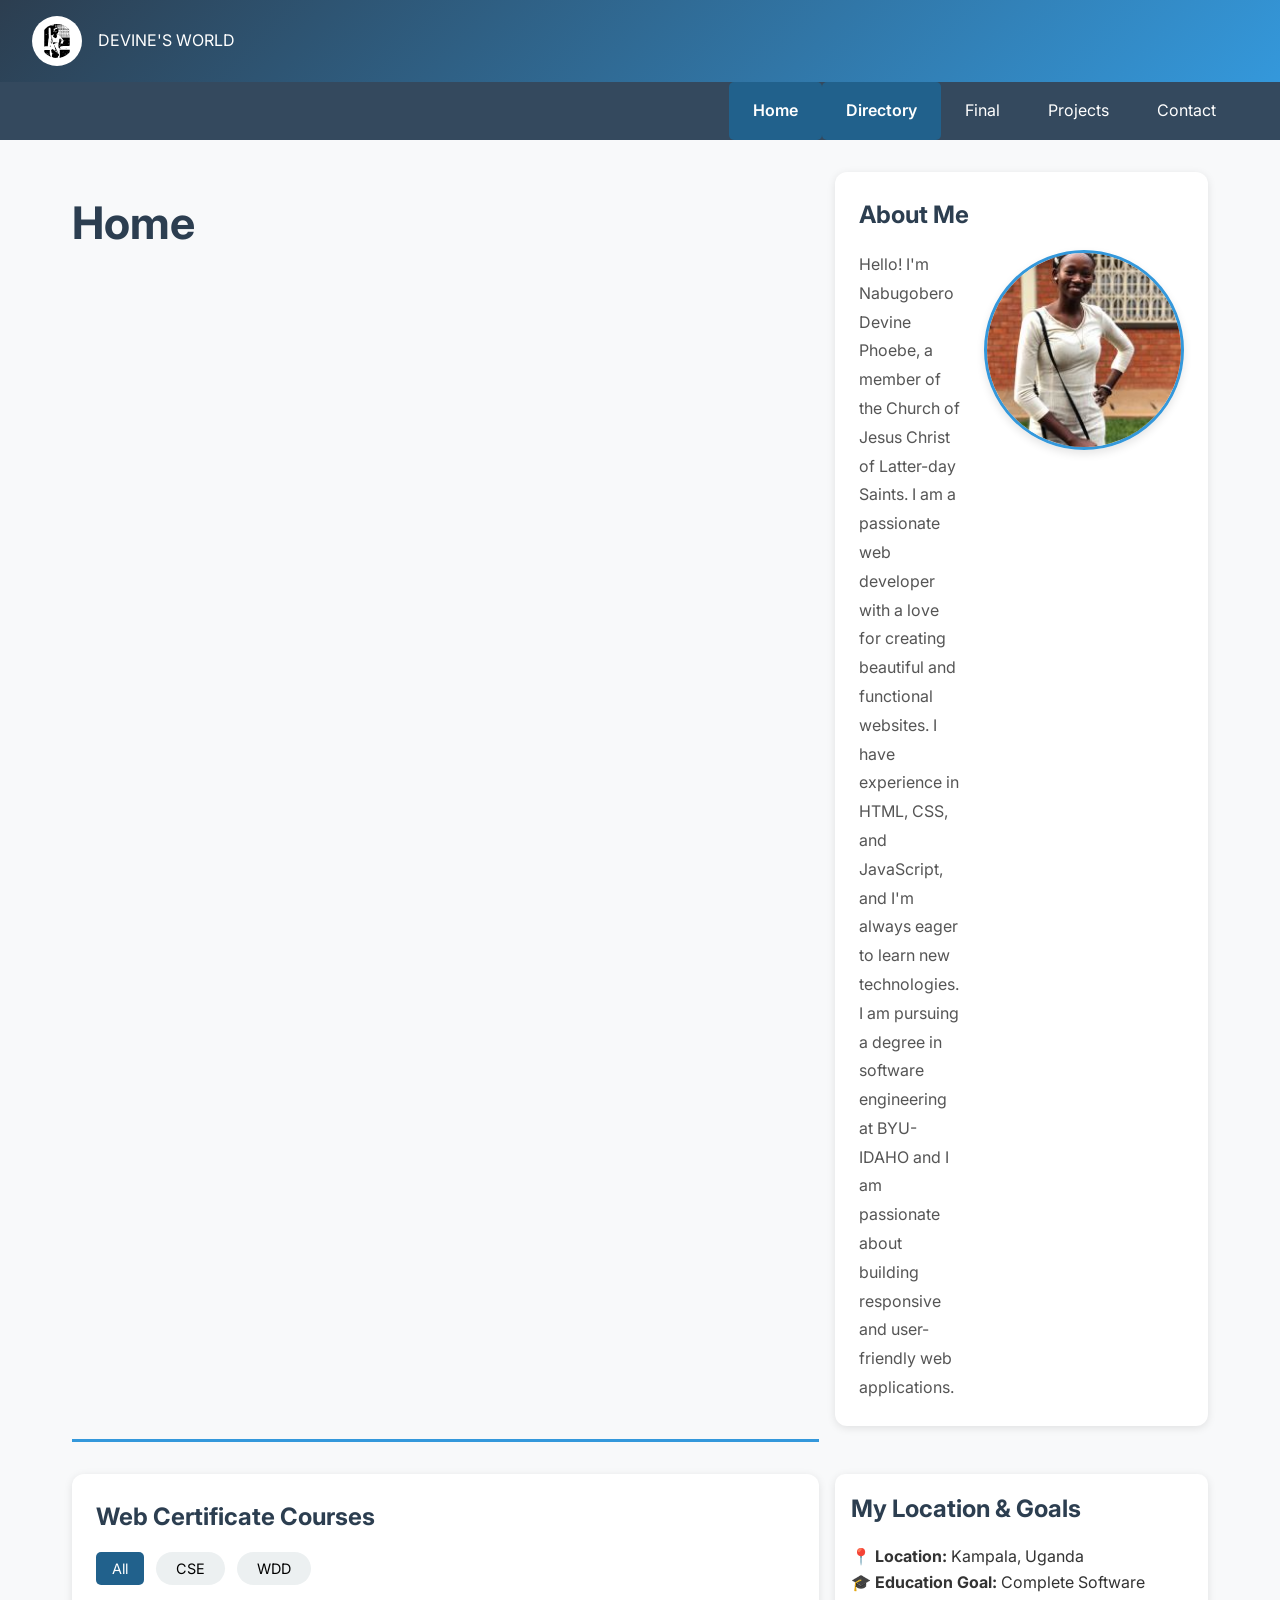
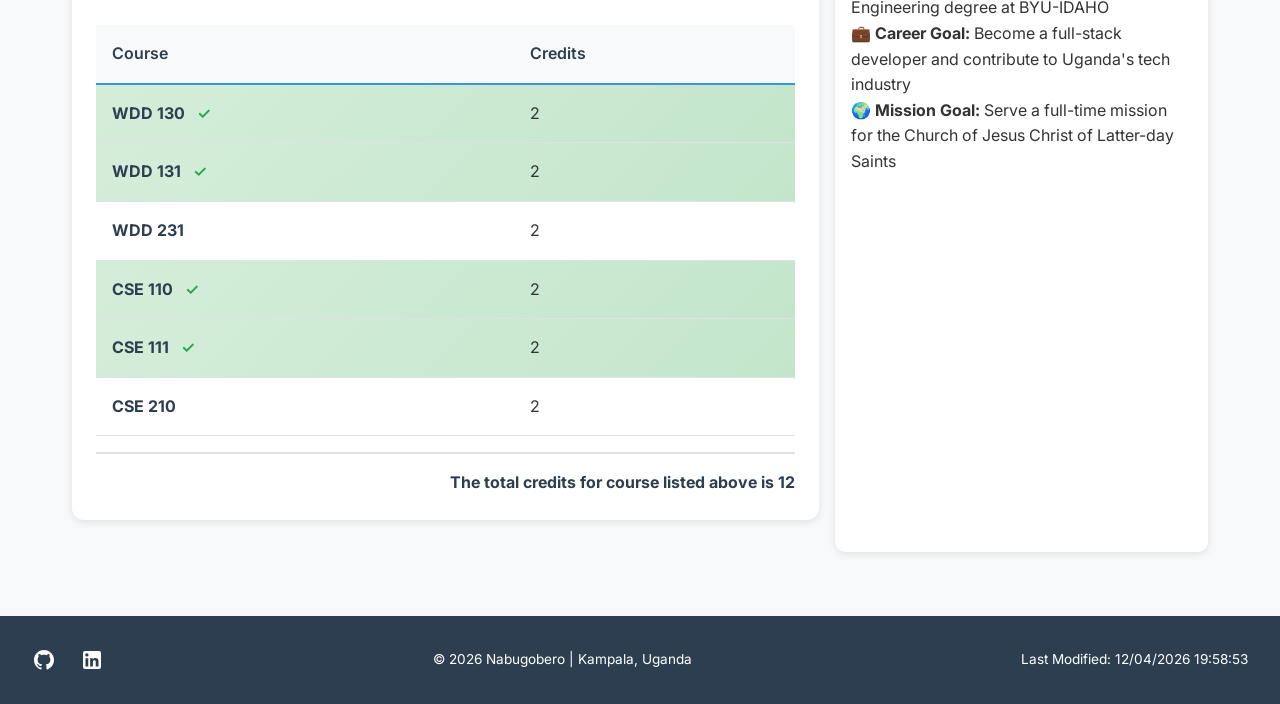
<file: index.html>
<!DOCTYPE html>
<html lang="en">

<head>
    <meta charset="UTF-8">
    <meta name="viewport" content="width=device-width, initial-scale=1.0">
    <meta name="description"
        content="WDD 231 - Web Frontend Development I course home page featuring student portfolio and web development certificates">
    <meta name="author" content="Nabugobero Devine Phoebe">
    <title>WDD 231 | Course Home Page</title>

    <!-- Google Fonts with required preconnect links -->
    <link rel="preconnect" href="https://fonts.googleapis.com">
    <link rel="preconnect" href="https://fonts.gstatic.com" crossorigin>
    <link href="https://fonts.googleapis.com/css2?family=Inter:wght@300;400;500;600;700&display=swap" rel="stylesheet">

    <!-- CSS Files -->
    <link rel="stylesheet" href="styles/small.css">
    <link rel="stylesheet" href="styles/large.css">

    <!-- JavaScript Files -->
    <script src="scripts/navigation.js" defer></script>
    <script src="scripts/dates.js" defer></script>
    <script src="scripts/courses.js" defer></script>
</head>

<body>
    <header>
        <div class="logo-container">
            <img src="images/devine.svg" alt="Devine's World brand logo" class="logo">
            <span class="site-name">DEVINE'S WORLD</span>
        </div>
        <button class="hamburger" id="hamburger" aria-label="Toggle navigation">☰</button>
    </header>

    <nav class="nav-menu" id="nav-menu">
        <ul>
            <li><a href="index.html" class="active">Home</a></li>
            <li><a href="directory.html" class="active">Directory</a></li>
            <li><a href="#">Final</a></li>
            <li><a href="#">Projects</a></li>
            <li><a href="#">Contact</a></li>
        </ul>
    </nav>

    <main>
        <h1>Home</h1>

        <!-- SECTION 1: About Me -->
        <section class="about-section">
            <h2>About Me</h2>
            <div class="about-content">
                <div class="about-text">
                    <p>Hello! I'm Nabugobero Devine Phoebe, a member of the Church of Jesus Christ of Latter-day Saints.
                        I am a passionate web developer with a love for creating beautiful and functional websites. I
                        have experience in HTML, CSS, and JavaScript, and I'm always eager to learn new technologies. I
                        am pursuing a degree in software engineering at BYU-IDAHO and I am passionate about building
                        responsive and user-friendly web applications.</p>
                </div>
                <div class="student-photo-container">
                    <img src="images/devine.jpg" alt="Nabugobero Devine Phoebe, web development student"
                        class="student-photo">
                </div>
            </div>
        </section>

        <!-- SECTION 2: Web Certificate Courses -->
        <section class="courses-section">
            <h2>Web Certificate Courses</h2>

            <div class="filter-buttons">
                <button class="filter-btn active" data-filter="all">All</button>
                <button class="filter-btn" data-filter="CSE">CSE</button>
                <button class="filter-btn" data-filter="WDD">WDD</button>
            </div>

            <div class="courses-table-container">
                <table class="courses-table">
                    <thead>
                        <tr>
                            <th>Course</th>
                            <th>Credits</th>
                        </tr>
                    </thead>
                    <tbody id="courses-table-body">
                        <tr>
                            <td>WDD 130</td>
                            <td>2</td>
                        </tr>
                        <tr>
                            <td>WDD 131</td>
                            <td>2</td>
                        </tr>
                        <tr>
                            <td>WDD 231</td>
                            <td>2</td>
                        </tr>
                    </tbody>
                </table>
            </div>

            <div class="total-credits" id="total-credits">
                The total credits for course listed above is 6
            </div>
        </section>

        <!-- SECTION 3: My Location & Goals (THIRD SECTION ADDED) -->
        <section class="location-section">
            <h2>My Location & Goals</h2>
            <div class="location-content">
                <p><strong>📍 Location:</strong> Kampala, Uganda</p>
                <p><strong>🎓 Education Goal:</strong> Complete Software Engineering degree at BYU-IDAHO</p>
                <p><strong>💼 Career Goal:</strong> Become a full-stack developer and contribute to Uganda's tech
                    industry</p>
                <p><strong>🌍 Mission Goal:</strong> Serve a full-time mission for the Church of Jesus Christ of
                    Latter-day Saints</p>
            </div>
        </section>
    </main>

    <footer>
        <div class="social-links">
            <a href="https://github.com/devinephoebe433-eng" target="_blank" aria-label="GitHub">
                <svg width="24" height="24" viewBox="0 0 24 24" fill="currentColor">
                    <path
                        d="M12 2C6.48 2 2 6.48 2 12c0 4.42 2.87 8.17 6.84 9.49.5.09.68-.21.68-.48 0-.24-.01-.88-.01-1.73-2.78.6-3.37-1.34-3.37-1.34-.46-1.16-1.11-1.47-1.11-1.47-.91-.62.07-.61.07-.61 1 .07 1.53 1.03 1.53 1.03.89 1.52 2.34 1.08 2.91.83.09-.65.35-1.09.63-1.34-2.22-.25-4.55-1.11-4.55-4.94 0-1.09.39-1.98 1.03-2.68-.1-.25-.45-1.27.1-2.64 0 0 .84-.27 2.75 1.02.8-.22 1.65-.33 2.5-.33.85 0 1.7.11 2.5.33 1.91-1.29 2.75-1.02 2.75-1.02.55 1.37.2 2.39.1 2.64.64.7 1.03 1.59 1.03 2.68 0 3.84-2.34 4.69-4.57 4.94.36.31.68.92.68 1.85 0 1.34-.01 2.42-.01 2.75 0 .27.18.58.69.48C19.13 20.17 22 16.42 22 12c0-5.52-4.48-10-10-10z" />
                </svg>
            </a>
            <a href="https://linkedin.com/in/phoebe-devine-5250a5366" target="_blank" aria-label="LinkedIn">
                <svg width="24" height="24" viewBox="0 0 24 24" fill="currentColor">
                    <path
                        d="M19 3a2 2 0 0 1 2 2v14a2 2 0 0 1-2 2H5a2 2 0 0 1-2-2V5a2 2 0 0 1 2-2h14m-.5 15.5v-5.3a3.26 3.26 0 0 0-3.26-3.26c-.85 0-1.84.52-2.32 1.3v-1.11h-2.79v8.37h2.79v-4.93c0-.77.62-1.4 1.39-1.4a1.4 1.4 0 0 1 1.4 1.4v4.93h2.79M6.88 8.56a1.68 1.68 0 0 0 1.68-1.68c0-.93-.75-1.69-1.68-1.69a1.69 1.69 0 0 0-1.69 1.69c0 .93.76 1.68 1.69 1.68m1.39 9.94v-8.37H5.5v8.37h2.77z" />
                </svg>
            </a>
        </div>
        <div class="copyright-info">
            <p>&copy; <span id="current-year"></span> Nabugobero | Kampala, Uganda</p>
        </div>
        <div class="last-modified">
            <p>Last Modified: <span id="lastModified"></span></p>
        </div>
    </footer>
</body>

</html>
</file>
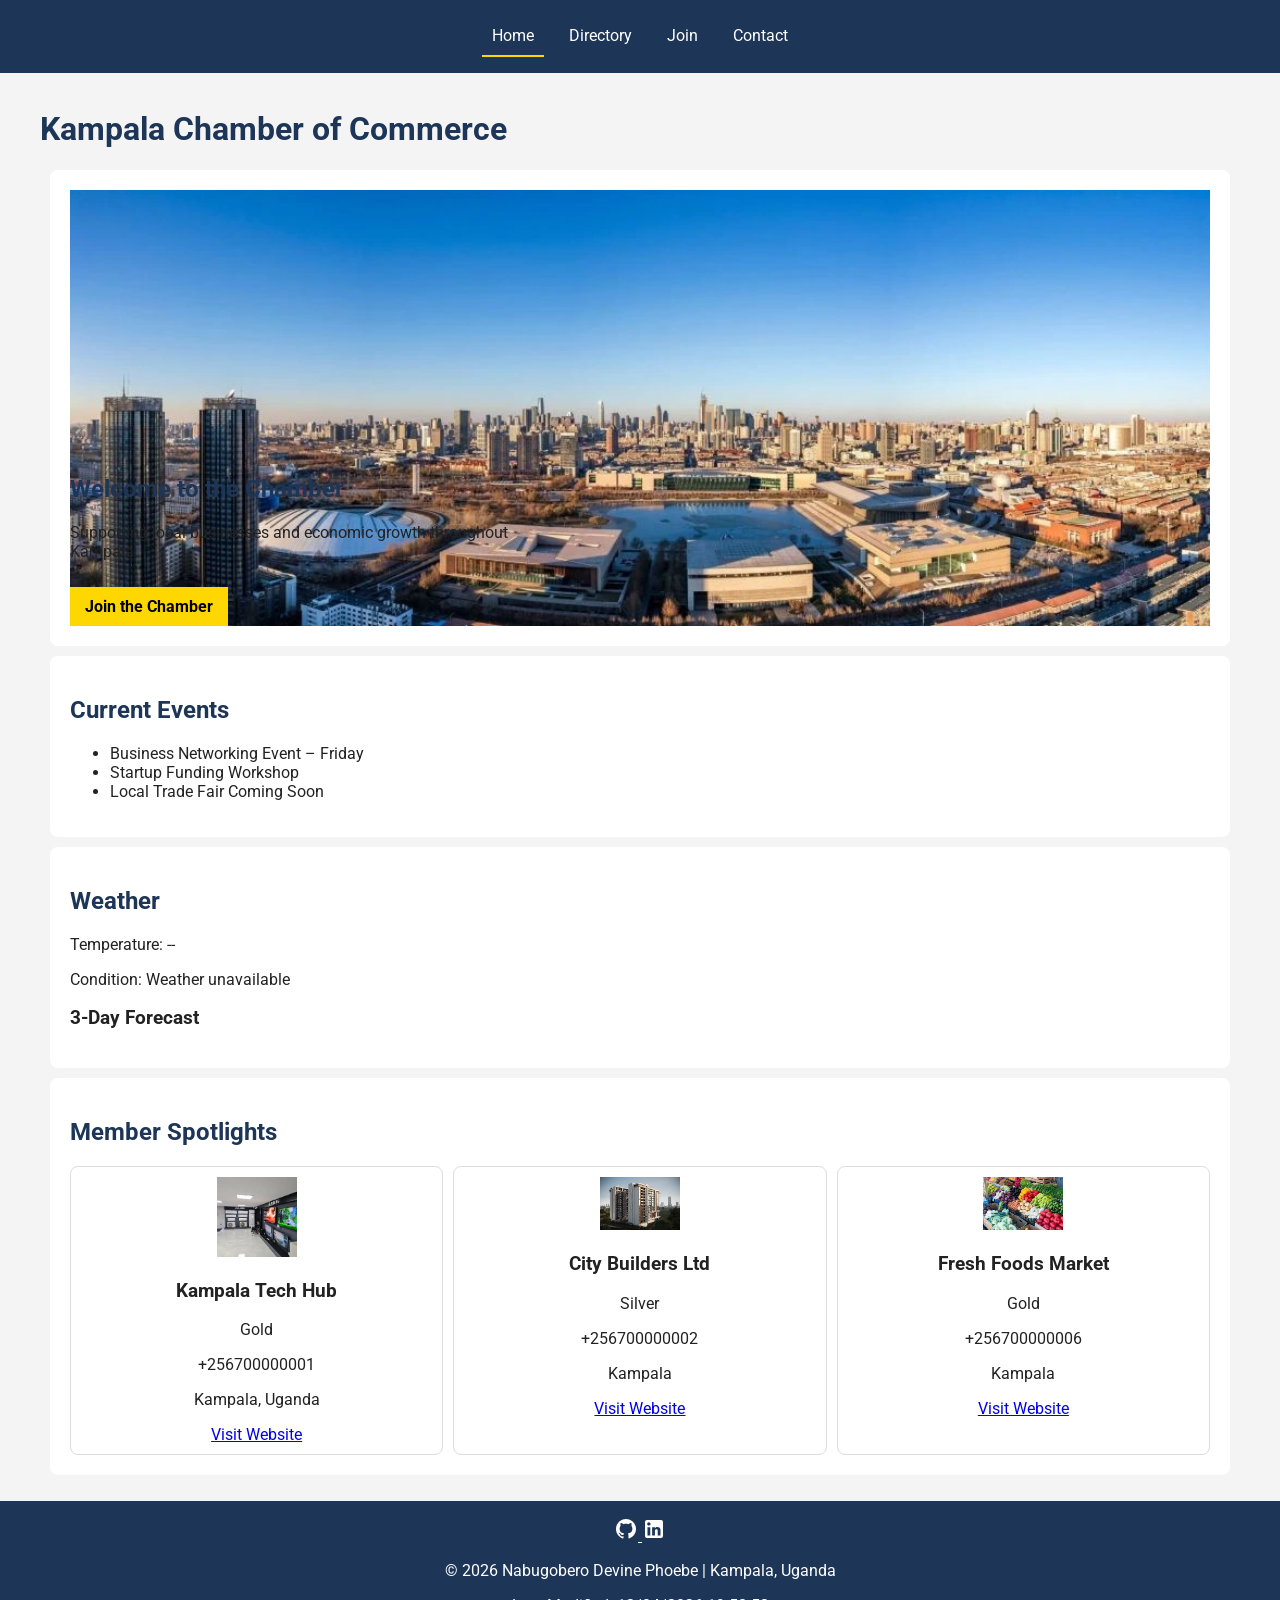
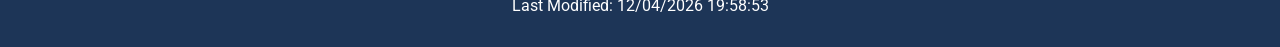
<file: chamber/index.html>
<!DOCTYPE html>
<html lang="en">

<head>
  <meta charset="UTF-8">
  <meta name="viewport" content="width=device-width, initial-scale=1.0">

  <title>Kampala Chamber of Commerce | Home</title>

  <meta name="description"
    content="Welcome to the Kampala Chamber of Commerce. Connect with local businesses, community events, networking opportunities, and economic growth initiatives.">

  <meta name="author" content="Nabugobero Devine Phoebe">

  <!-- Open Graph -->
  <meta property="og:title" content="Kampala Chamber of Commerce Home Page">
  <meta property="og:description"
    content="Discover local businesses, community events, networking opportunities, weather updates, and member spotlights through the Kampala Chamber of Commerce.">
  <meta property="og:image" content="https://devinephoebe433-eng.github.io/wdd231/chamber/images/cityskylines.webp">
  <meta property="og:url" content="https://devinephoebe433-eng.github.io/wdd231/chamber/">

  <link rel="icon" href="favicon.ico">

  <!-- CSS -->
  <link rel="stylesheet" href="styles/small.css">
  <link rel="stylesheet" href="styles/large.css">
  <link rel="stylesheet" href="styles/styles.css">

  <script src="scripts/main.js" defer></script>

  <!-- Google Fonts -->
  <link rel="preconnect" href="https://fonts.googleapis.com">
  <link rel="preconnect" href="https://fonts.gstatic.com" crossorigin>
  <link href="https://fonts.googleapis.com/css2?family=Roboto:wght@400;700&display=swap" rel="stylesheet">
</head>

<body>

  <header>
    <nav>
      <a href="index.html" class="active">Home</a>
      <a href="directory.html">Directory</a>
      <a href="join.html">Join</a>
      <a href="contact.html">Contact</a>
    </nav>
  </header>

  <main>

    <h1>Kampala Chamber of Commerce</h1>

    <!-- HERO -->
    <section class="hero">
      <img src="images/cityskylines.webp" alt="City skyline" width="1200" height="630">

      <div class="hero-text">
        <h2>Welcome to the Chamber</h2>
        <p>Supporting local businesses and economic growth throughout Kampala.</p>

        <a href="join.html" class="cta">
          Join the Chamber
        </a>
      </div>
    </section>

    <!-- EVENTS -->
    <section class="events">
      <h2>Current Events</h2>

      <ul>
        <li>Business Networking Event – Friday</li>
        <li>Startup Funding Workshop</li>
        <li>Local Trade Fair Coming Soon</li>
      </ul>
    </section>

    <!-- WEATHER -->
    <section class="weather">
      <h2>Weather</h2>

      <p>
        Temperature:
        <span id="temp">Loading...</span>
      </p>

      <p>
        Condition:
        <span id="desc">Loading...</span>
      </p>

      <h3>3-Day Forecast</h3>

      <div id="forecast"></div>
    </section>

    <!-- SPOTLIGHTS -->
    <section class="spotlights">
      <h2>Member Spotlights</h2>

      <div id="spotlight-container"></div>
    </section>

  </main>

  <footer>

    <div class="social-links">

      <a href="https://github.com/devinephoebe433-eng" target="_blank" rel="noopener" aria-label="GitHub">

        <svg width="24" height="24" viewBox="0 0 24 24" fill="currentColor">
          <path
            d="M12 2C6.48 2 2 6.48 2 12c0 4.42 2.87 8.17 6.84 9.49.5.09.68-.21.68-.48 0-.24-.01-.88-.01-1.73-2.78.6-3.37-1.34-3.37-1.34-.46-1.16-1.11-1.47-1.11-1.47-.91-.62.07-.61.07-.61 1 .07 1.53 1.03 1.53 1.03.89 1.52 2.34 1.08 2.91.83.09-.65.35-1.09.63-1.34-2.22-.25-4.55-1.11-4.55-4.94 0-1.09.39-1.98 1.03-2.68-.1-.25-.45-1.27.1-2.64 0 0 .84-.27 2.75 1.02.8-.22 1.65-.33 2.5-.33.85 0 1.7.11 2.5.33 1.91-1.29 2.75-1.02 2.75-1.02.55 1.37.2 2.39.1 2.64.64.7 1.03 1.59 1.03 2.68 0 3.84-2.34 4.69-4.57 4.94.36.31.68.92.68 1.85 0 1.34-.01 2.42-.01 2.75 0 .27.18.58.69.48C19.13 20.17 22 16.42 22 12c0-5.52-4.48-10-10-10z" />
        </svg>

      </a>

      <a href="https://linkedin.com/in/phoebe-devine-5250a5366" target="_blank" rel="noopener" aria-label="LinkedIn">

        <svg width="24" height="24" viewBox="0 0 24 24" fill="currentColor">
          <path
            d="M19 3a2 2 0 0 1 2 2v14a2 2 0 0 1-2 2H5a2 2 0 0 1-2-2V5a2 2 0 0 1 2-2h14m-.5 15.5v-5.3a3.26 3.26 0 0 0-3.26-3.26c-.85 0-1.84.52-2.32 1.3v-1.11h-2.79v8.37h2.79v-4.93c0-.77.62-1.4 1.39-1.4a1.4 1.4 0 0 1 1.4 1.4v4.93h2.79M6.88 8.56a1.68 1.68 0 0 0 1.68-1.68c0-.93-.75-1.69-1.68-1.69a1.69 1.69 0 0 0-1.69 1.69c0 .93.76 1.68 1.69 1.68m1.39 9.94v-8.37H5.5v8.37h2.77z" />
        </svg>

      </a>

    </div>

    <div class="copyright-info">
      <p>&copy; <span id="current-year"></span> Nabugobero Devine Phoebe | Kampala, Uganda</p>
    </div>

    <div class="last-modified">
      <p>Last Modified: <span id="lastModified"></span></p>
    </div>

  </footer>

</body>

</html>
</file>
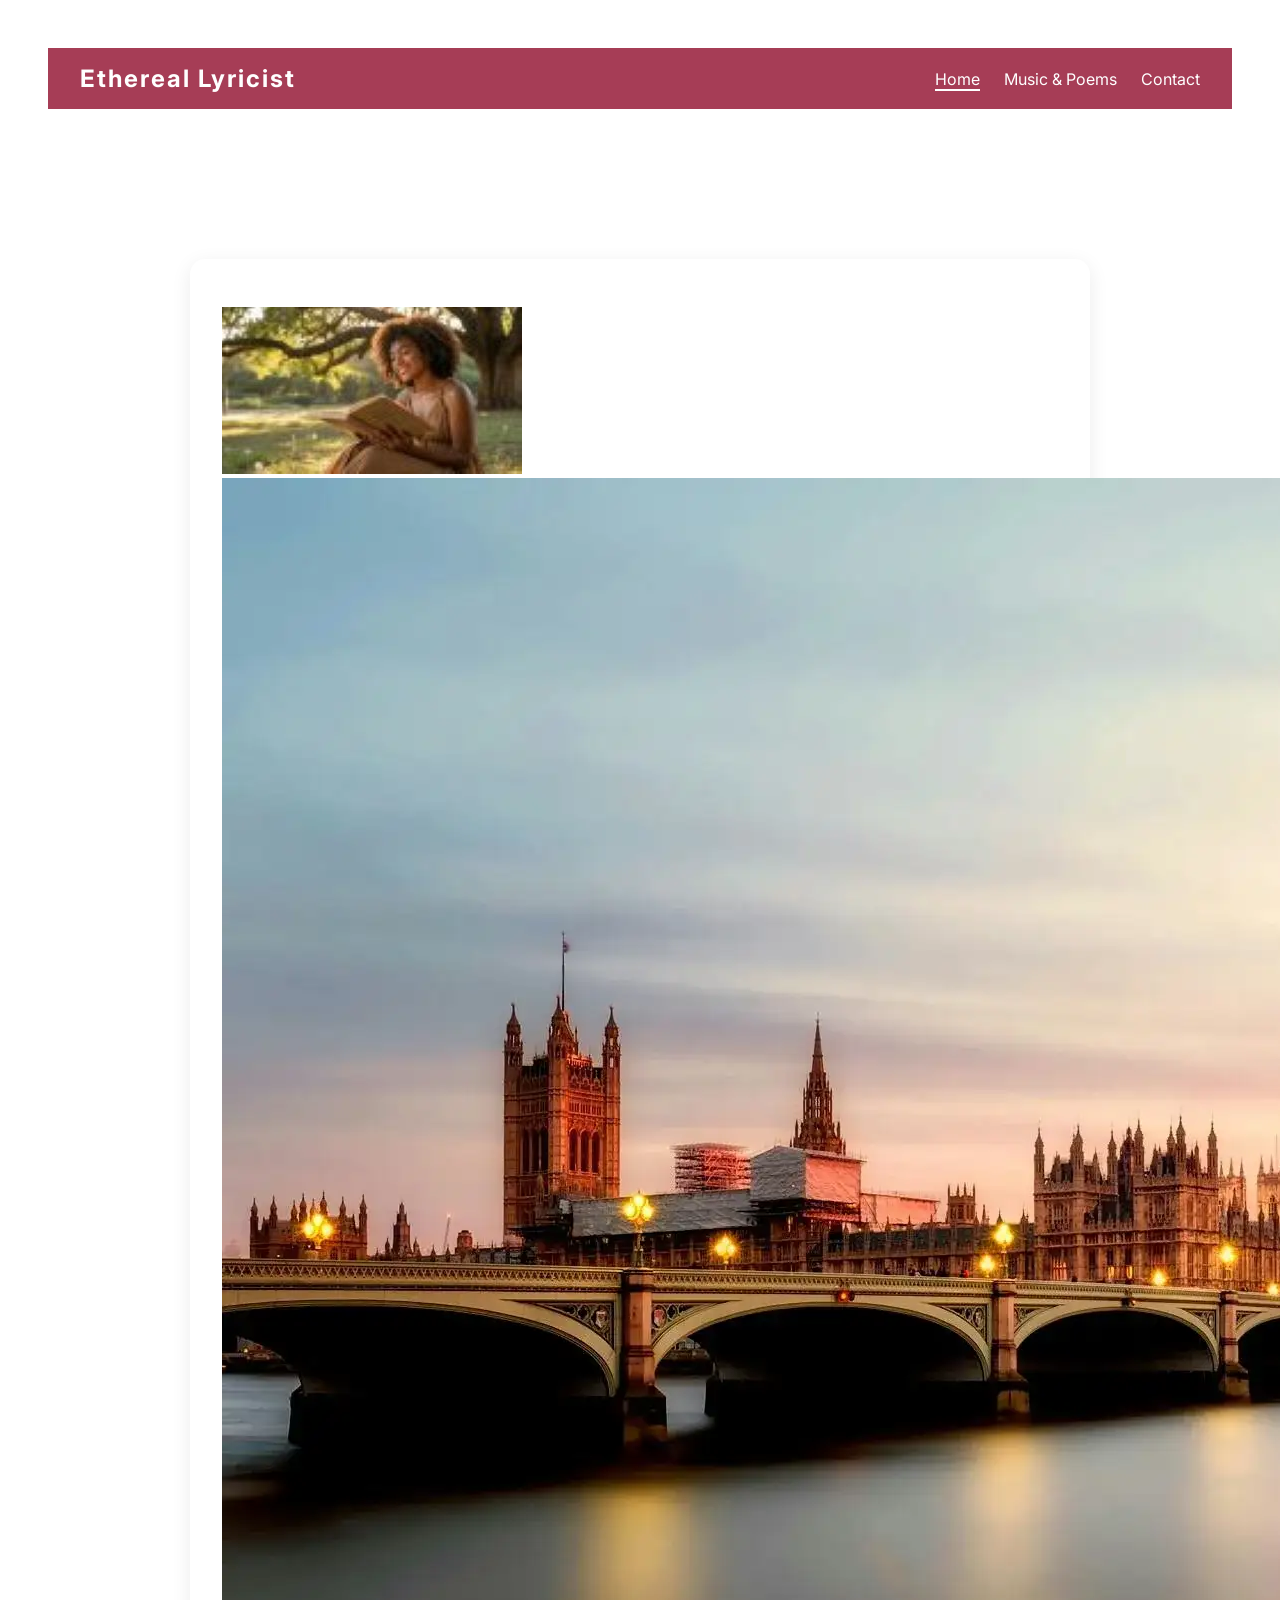
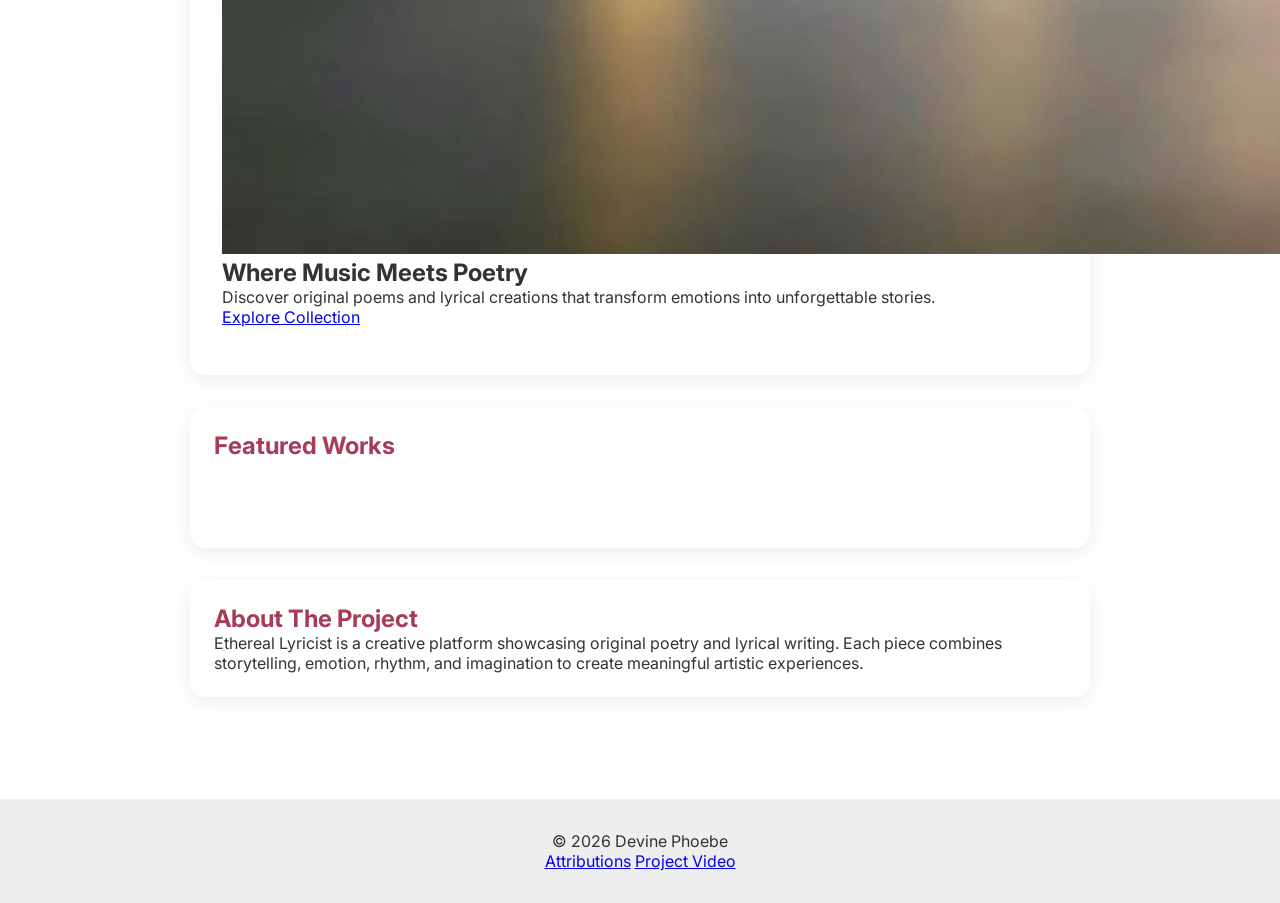
<file: project/index.html>
<!DOCTYPE html>
<html lang="en">

<head>
  <meta charset="UTF-8">
  <meta name="viewport" content="width=device-width, initial-scale=1.0">

  <title>Devine's Ethereal Lyricist | Poetry & Music Experience</title>

  <meta name="description"
    content="Explore original poetry and lyrical creations by Devine Phoebe. A creative platform for music, emotion, and storytelling." />

  <meta name="author" content="Devine Phoebe">

  <meta property="og:title" content="Devine's Ethereal Lyricist | Poetry & Music Experience">

  <meta property="og:description"
    content="Explore original poems and lyrical creations that transform emotions into unforgettable stories.">

  <meta property="og:type" content="website">

  <meta property="og:url" content="https://devinephoebe433-eng.github.io/wdd231/project/index.html">

  <meta property="og:image" content="https://devinephoebe433-eng.github.io/wdd231/project/images/poetry.jpg">

  <link rel="icon" href="images/favicon.png">

  <link rel="preconnect" href="https://fonts.googleapis.com">

  <link rel="preconnect" href="https://fonts.gstatic.com" crossorigin>

  <link href="https://fonts.googleapis.com/css2?family=Inter:wght@300;400;500;600;700&display=swap" rel="stylesheet">

  <link rel="stylesheet" href="styles/final.css">
  <link rel="stylesheet" href="styles/final-large.css">

  <script src="scripts/main.js" defer></script>
</head>

<body>

  <header>

    <nav class="navbar">

      <h2 class="logo">Ethereal Lyricist</h2>


      <button id="menuBtn" class="menu-btn">
        ☰
      </button>

      <ul class="nav-links" id="navLinks">

        <li><a href="index.html" class="active">Home</a></li>

        <li><a href="lyrics.html">Music & Poems</a></li>

        <li><a href="about.html">Contact</a></li>

      </ul>

    </nav>

  </header>

  <main>

    <section class="hero">

      <div class="hero-content">
        <img src="images/poetry.jpg" alt="Creative poetry visual" />
        <img src="images/hero.webp" alt="Music inspired artwork" />


        <h1>Where Music Meets Poetry</h1>

        <p>
          Discover original poems and lyrical creations that transform
          emotions into unforgettable stories.
        </p>

        <a href="lyrics.html" class="hero-btn">
          Explore Collection
        </a>

      </div>

    </section>

    <section class="intro">

      <h2>Featured Works</h2>

      <div id="featuredContainer" class="grid"></div>

    </section>

    <section class="about-section">

      <h2>About The Project</h2>

      <p>
        Ethereal Lyricist is a creative platform showcasing original
        poetry and lyrical writing. Each piece combines storytelling,
        emotion, rhythm, and imagination to create meaningful artistic
        experiences.
      </p>

    </section>

  </main>

  <footer>

    <p>© 2026 Devine Phoebe</p>

    <a href="attributions.html">Attributions</a>

    <a href="https://youtu.be/zAEVCkPQQ68" target="_blank">
      Project Video
    </a>

  </footer>

</body>

</html>
</file>
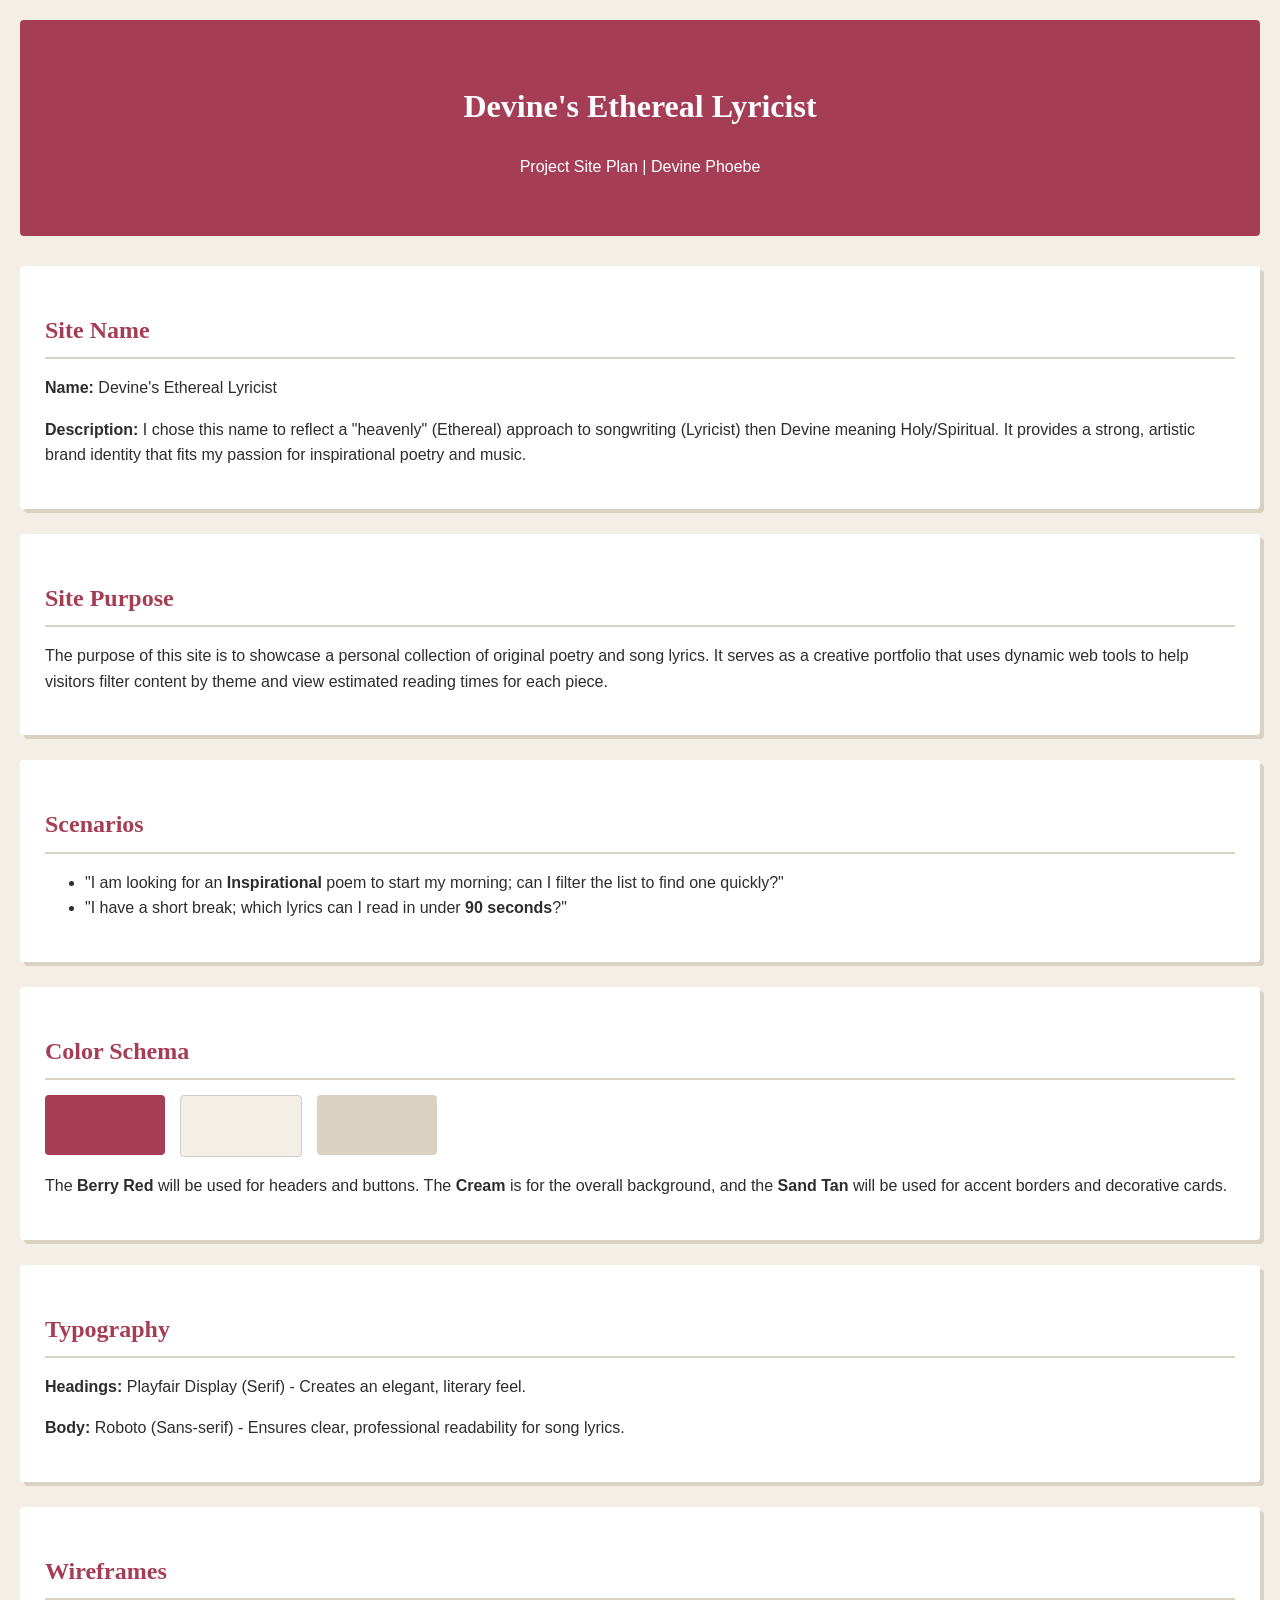
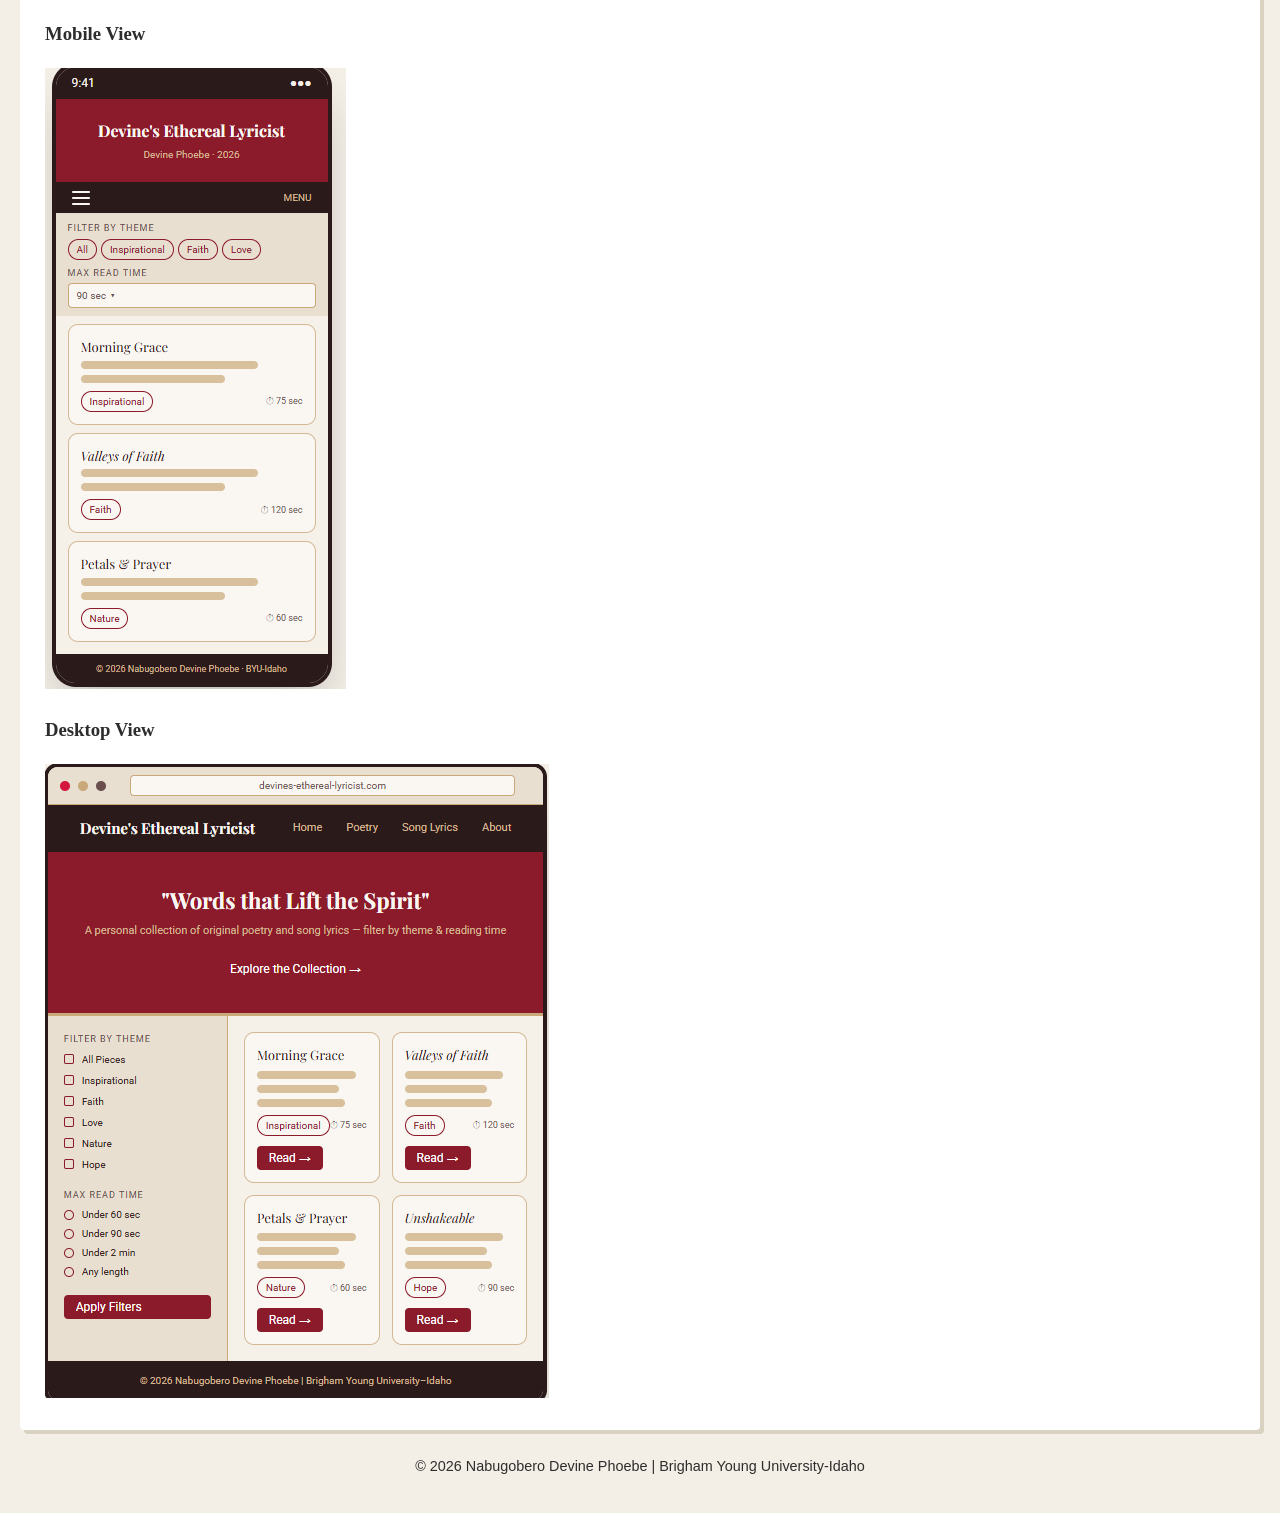
<file: siteplan.html>
<!DOCTYPE html>
<html lang="en">

<head>
    <meta charset="UTF-8">
    <meta name="viewport" content="width=device-width, initial-scale=1.0">
    <title>Site Plan: Devine's Ethereal Lyricist</title>
    <meta name="description"
        content="A detailed site plan for Devine's Ethereal Lyricist, a personal portfolio showcasing original poetry and song lyrics with dynamic filtering and estimated reading times.">
    <meta name="author" content="Devine Phoebe">

    <link rel="preconnect" href="https://fonts.googleapis.com">
    <link rel="preconnect" href="https://fonts.gstatic.com" crossorigin>
    <link href="https://fonts.googleapis.com/css2?family=Inter:wght@300;400;500;600;700&display=swap" rel="stylesheet">

    <link rel="stylesheet" href="siteplan.css">

</head>

<body>

    <header>
        <h1>Devine's Ethereal Lyricist</h1>
        <p>Project Site Plan | Devine Phoebe</p>
    </header>

    <main>
        <section>
            <h2>Site Name</h2>
            <p><strong>Name:</strong> Devine's Ethereal Lyricist</p>
            <p><strong>Description:</strong> I chose this name to reflect a "heavenly" (Ethereal) approach to
                songwriting (Lyricist) then Devine meaning Holy/Spiritual. It provides a strong, artistic brand identity that fits my passion for
                inspirational poetry and music.</p>
        </section>

        <section>
            <h2>Site Purpose</h2>
            <p>The purpose of this site is to showcase a personal collection of original poetry and song lyrics. It
                serves as a creative portfolio that uses dynamic web tools to help visitors filter content by theme and
                view estimated reading times for each piece.</p>
        </section>

        <section>
            <h2>Scenarios</h2>
            <ul>
                <li>"I am looking for an <strong>Inspirational</strong> poem to start my morning; can I filter the list
                    to find one quickly?"</li>
                <li>"I have a short break; which lyrics can I read in under <strong>90 seconds</strong>?"</li>
            </ul>
        </section>

        <section>
            <h2>Color Schema</h2>
            <div class="color-palette">
                <div class="swatch berry"></div>
                <div class="swatch cream"></div>
                <div class="swatch sand"></div>

            </div>
            <p>The <strong>Berry Red</strong> will be used for headers and buttons. The <strong>Cream</strong> is for
                the overall background, and the <strong>Sand Tan</strong> will be used for accent borders and decorative
                cards.</p>
        </section>

        <section>
            <h2>Typography</h2>
            <p><strong>Headings:</strong> Playfair Display (Serif) - Creates an elegant, literary feel.</p>
            <p><strong>Body:</strong> Roboto (Sans-serif) - Ensures clear, professional readability for song lyrics.</p>
        </section>

       <section>
    <h2>Wireframes</h2>

    <h3>Mobile View</h3>
    <img src="images/mobile-wireframe.png" alt="Mobile wireframe">

    <h3>Desktop View</h3>
    <img src="images/desktop-wireframe.png" alt="Desktop wireframe">
   </section>
    </main>

    <footer class="site-footer">
        <p>&copy; 2026 Nabugobero Devine Phoebe | Brigham Young University-Idaho</p>
    </footer>

</body>

</html>
</file>
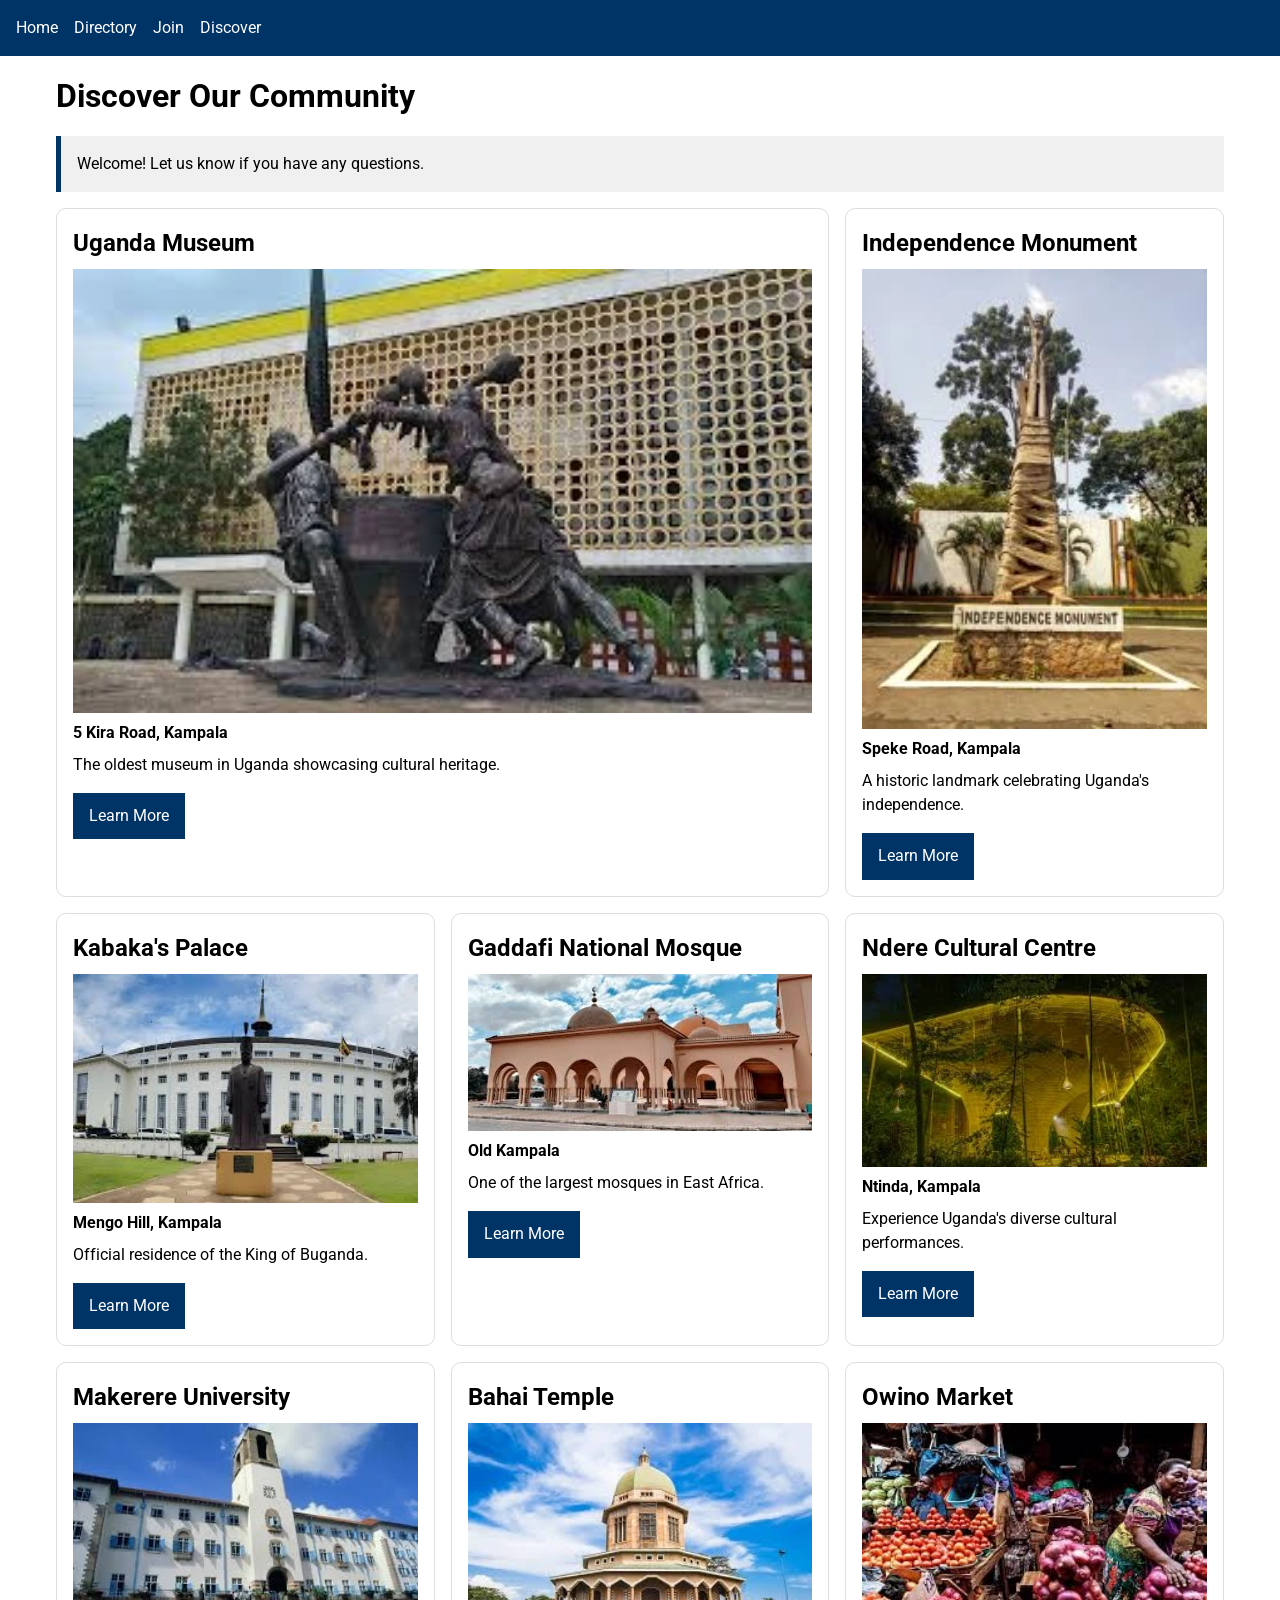
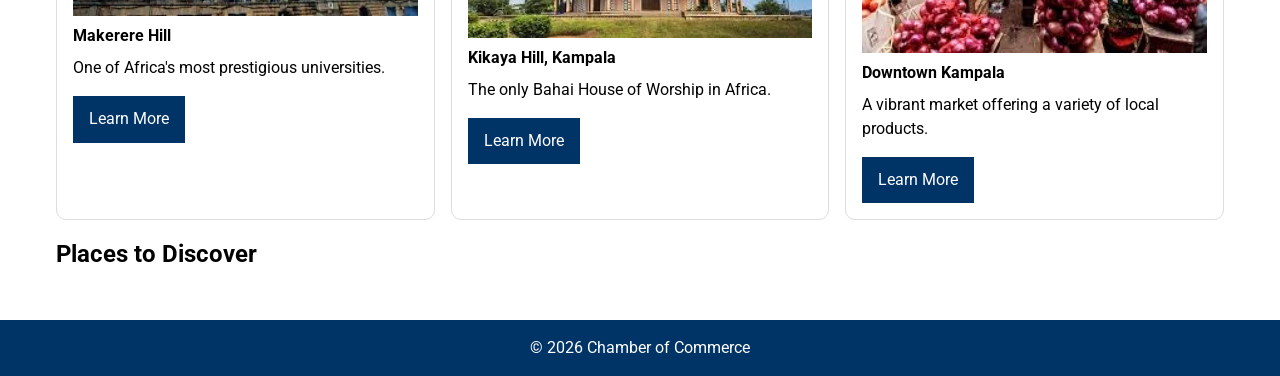
<file: chamber/discover.html>
<!DOCTYPE html>
<html lang="en">
<head>
    <meta charset="UTF-8">
    <meta name="viewport" content="width=device-width, initial-scale=1.0">

    <title>Discover | Chamber of Commerce</title>

    <meta name="description" content="Explore the vibrant community through our Discover page, showcasing local businesses, attractions, and events.">

    <meta name="author" content="Phoebe Devine">

    <link rel="icon" href="images/favicon.ico">

    <!-- Open Graph -->
    <meta property="og:title" content="Discover | Chamber of Commerce">
    <meta property="og:description" content="Explore local attractions, businesses, and opportunities in our Chamber community.">
    <meta property="og:image" content="https://devinephoebe433-eng.github.io/wdd231/chamber/images/image.png">
    <meta property="og:url" content="https://devinephoebe433-eng.github.io/wdd231/chamber/discover.html">

    <!-- Google Fonts -->
    <link rel="preconnect" href="https://fonts.googleapis.com">
    <link rel="preconnect" href="https://fonts.gstatic.com" crossorigin>
    <link href="https://fonts.googleapis.com/css2?family=Roboto:wght@400;700&display=swap" rel="stylesheet">

    <!-- CSS Files -->
    <link rel="stylesheet" href="styles/normalize.css">
    <link rel="stylesheet" href="styles/discover.css">

    <!-- JavaScript -->
   <script type="module" src="scripts/discover.js"></script>
</head>

<body>

    <header>
        <nav>
            <ul>
                <li><a href="index.html">Home</a></li>
                <li><a href="directory.html">Directory</a></li>
                <li><a href="join.html">Join</a></li>
                <li><a href="discover.html">Discover</a></li>
            </ul>
        </nav>
    </header>

    <main>
        <h1>Discover Our Community</h1>

        <section id="visit-message">
            <h2 class="visually-hidden">Visitor Information</h2>
        </section>

        <section id="places-container">
            <h2 class="visually-hidden">Places to Discover</h2>
        </section>

        <dialog id="place-modal">
            <div id="modal-content">
                <h2 id="modal-name"></h2>

                <address id="modal-address"></address>

                <p id="modal-description"></p>

                <button id="modal-close">Close</button>
            </div>
        </dialog>
    </main>

    <footer>
        <p>&copy; 2026 Chamber of Commerce</p>
    </footer>

</body>
</html>
</file>
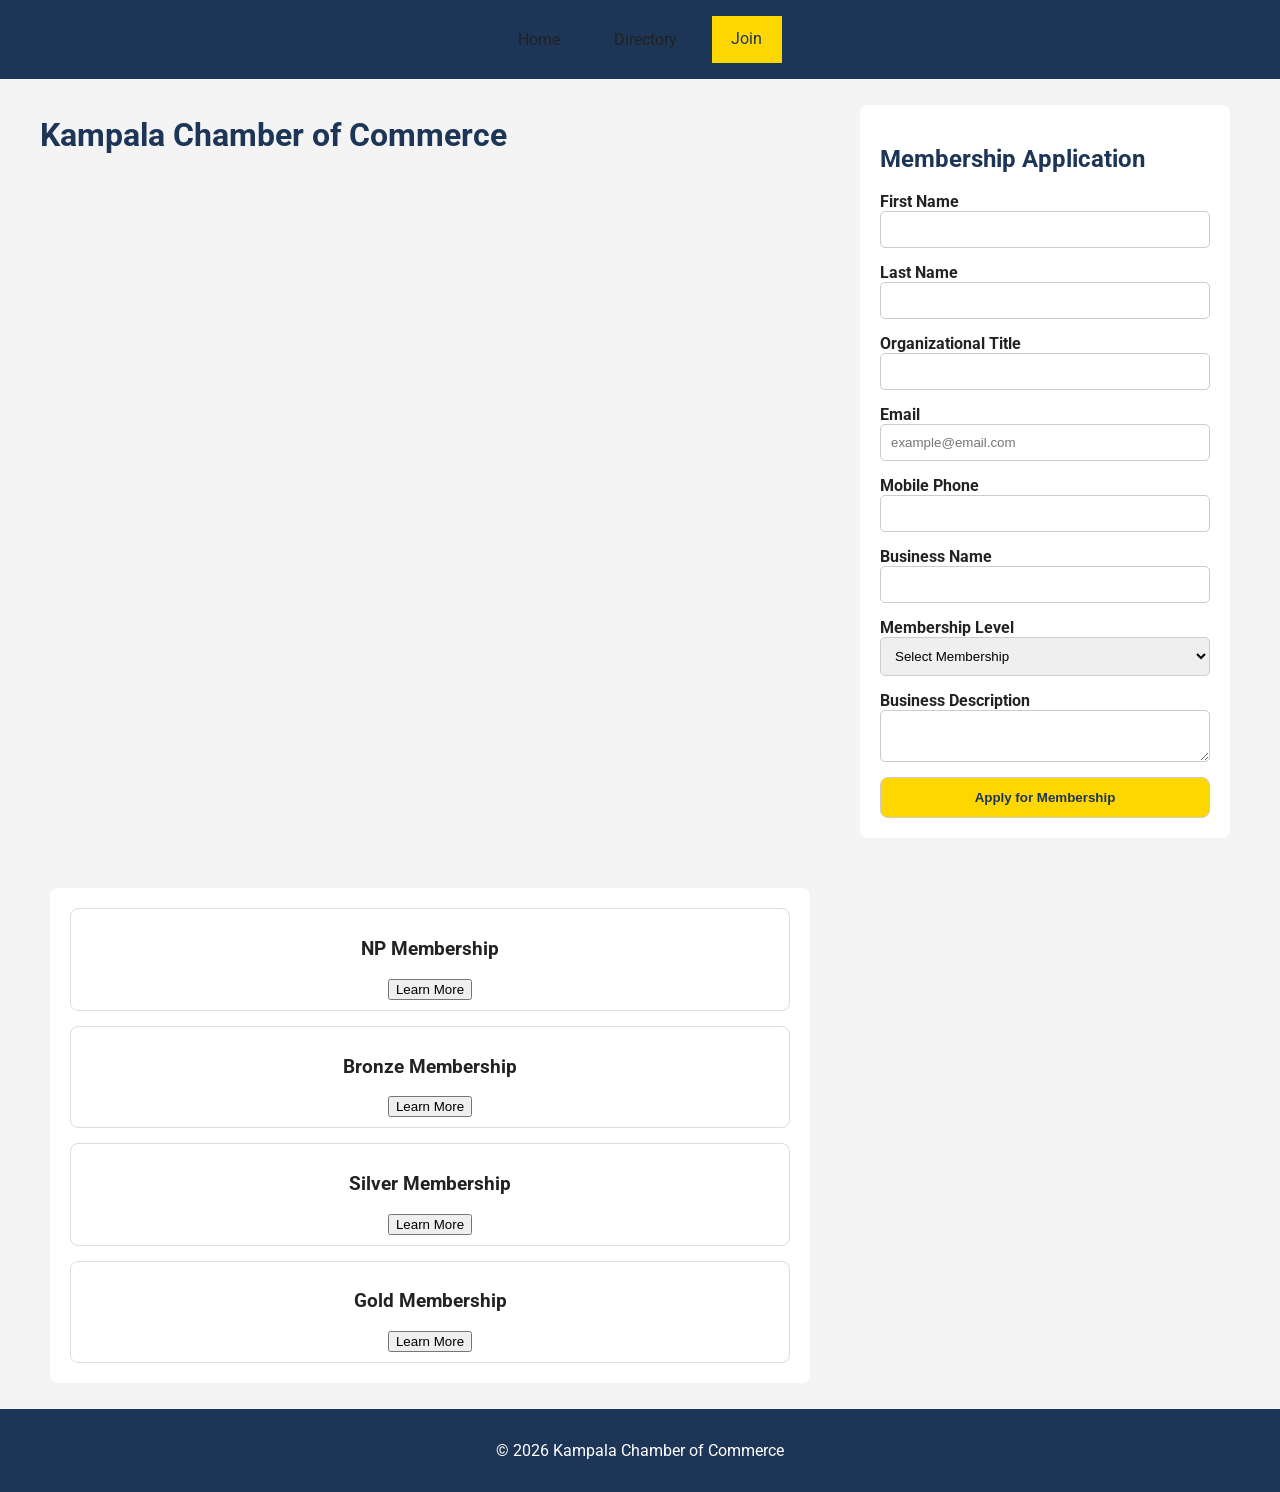
<file: chamber/join.html>
<!DOCTYPE html>
<html lang="en-US">

<head>
    <meta charset="UTF-8">
    <meta name="viewport" content="width=device-width, initial-scale=1.0">

    <title>Join the Kampala Chamber of Commerce</title>

    <meta name="description"
        content="Join the Kampala Chamber of Commerce and become part of a growing business community.">

    <meta name="author" content="Nabugobero Devine Phoebe">

    <meta property="og:title"
        content="Join the Kampala Chamber of Commerce Today">

    <meta property="og:description"
        content="Join the Kampala Chamber of Commerce and connect with local businesses, networking opportunities, and community growth.">

    <meta property="og:image"
        content="https://devinephoebe433-eng.github.io/wdd231/chamber/images/cityskylines.webp">

    <meta property="og:url"
        content="https://devinephoebe433-eng.github.io/wdd231/chamber/join.html">

    <link rel="preconnect" href="https://fonts.googleapis.com">
    <link rel="preconnect" href="https://fonts.gstatic.com" crossorigin>

    <link href="https://fonts.googleapis.com/css2?family=Roboto:wght@400;500;700&display=swap"
        rel="stylesheet">

    <link rel="icon" href="favicon.ico">

    <link rel="stylesheet" href="styles/styles.css">
    <link rel="stylesheet" href="styles/small.css">
    <link rel="stylesheet" href="styles/large.css">

    <script src="scripts/join.js" defer></script>
    <script src="scripts/normalize.js" defer></script>
</head>

<body>

    <header>
        <nav class="navigation">
            <a href="index.html">Home</a>
            <a href="directory.html">Directory</a>
            <a href="join.html" class="active">Join</a>
        </nav>
    </header>

    <main class="join-main">
        <h1>Kampala Chamber of Commerce</h1>

        <section class="form-section">
            <h2>Membership Application</h2>

            <form method="get" action="thankyou.html">

                <label>
                    First Name
                    <input type="text"
                        name="firstname"
                        title="Enter your first name"
                        autocomplete="given-name"
                        required>
                </label>

                <label>
                    Last Name
                    <input type="text"
                        name="lastname"
                        title="Enter your last name"
                        autocomplete="family-name"
                        required>
                </label>

                <label>
                    Organizational Title
                    <input type="text"
                        name="organizationtitle"
                        title="Enter your organization title"
                        autocomplete="organization-title"
                        pattern="[A-Za-z\s\-]{7,}"
                        required>
                </label>

                <label>
                    Email
                    <input type="email"
                        name="email"
                        title="Enter your email"
                        autocomplete="email"
                        placeholder="example@email.com"
                        required>
                </label>

                <label>
                    Mobile Phone
                    <input type="tel"
                        name="phone"
                        title="Enter mobile phone number"
                        autocomplete="tel"
                        required>
                </label>

                <label>
                    Business Name
                    <input type="text"
                        name="organization"
                        title="Enter business name"
                        autocomplete="organization"
                        required>
                </label>

                <label>
                    Membership Level
                    <select name="membership" required>
                        <option value="">Select Membership</option>
                        <option value="np">NP Membership</option>
                        <option value="bronze">Bronze Membership</option>
                        <option value="silver">Silver Membership</option>
                        <option value="gold">Gold Membership</option>
                    </select>
                </label>

                <label>
                    Business Description
                    <textarea name="description"
                        title="Describe your business"></textarea>
                </label>

                <input type="hidden" name="timestamp" id="timestamp">

                <input type="submit"
                    value="Apply for Membership"
                    class="submit-btn">

            </form>
        </section>

        <section class="membership-cards">

            <div class="card">
                <h3>NP Membership</h3>
                <button id="npBtn">Learn More</button>
            </div>

            <div class="card">
                <h3>Bronze Membership</h3>
                <button id="bronzeBtn">Learn More</button>
            </div>

            <div class="card">
                <h3>Silver Membership</h3>
                <button id="silverBtn">Learn More</button>
            </div>

            <div class="card">
                <h3>Gold Membership</h3>
                <button id="goldBtn">Learn More</button>
            </div>

        </section>
    </main>

    <dialog id="npModal">
        <h3>NP Membership</h3>
        <p>No fee for nonprofit organizations.</p>
        <button class="close">Close</button>
    </dialog>

    <dialog id="bronzeModal">
        <h3>Bronze Membership</h3>
        <p>Basic business promotion and networking.</p>
        <button class="close">Close</button>
    </dialog>

    <dialog id="silverModal">
        <h3>Silver Membership</h3>
        <p>Event discounts and spotlight advertising.</p>
        <button class="close">Close</button>
    </dialog>

    <dialog id="goldModal">
        <h3>Gold Membership</h3>
        <p>Premium advertising, training, and VIP events.</p>
        <button class="close">Close</button>
    </dialog>

    <footer>
        <p>&copy; 2026 Kampala Chamber of Commerce</p>
    </footer>

</body>

</html>
</file>
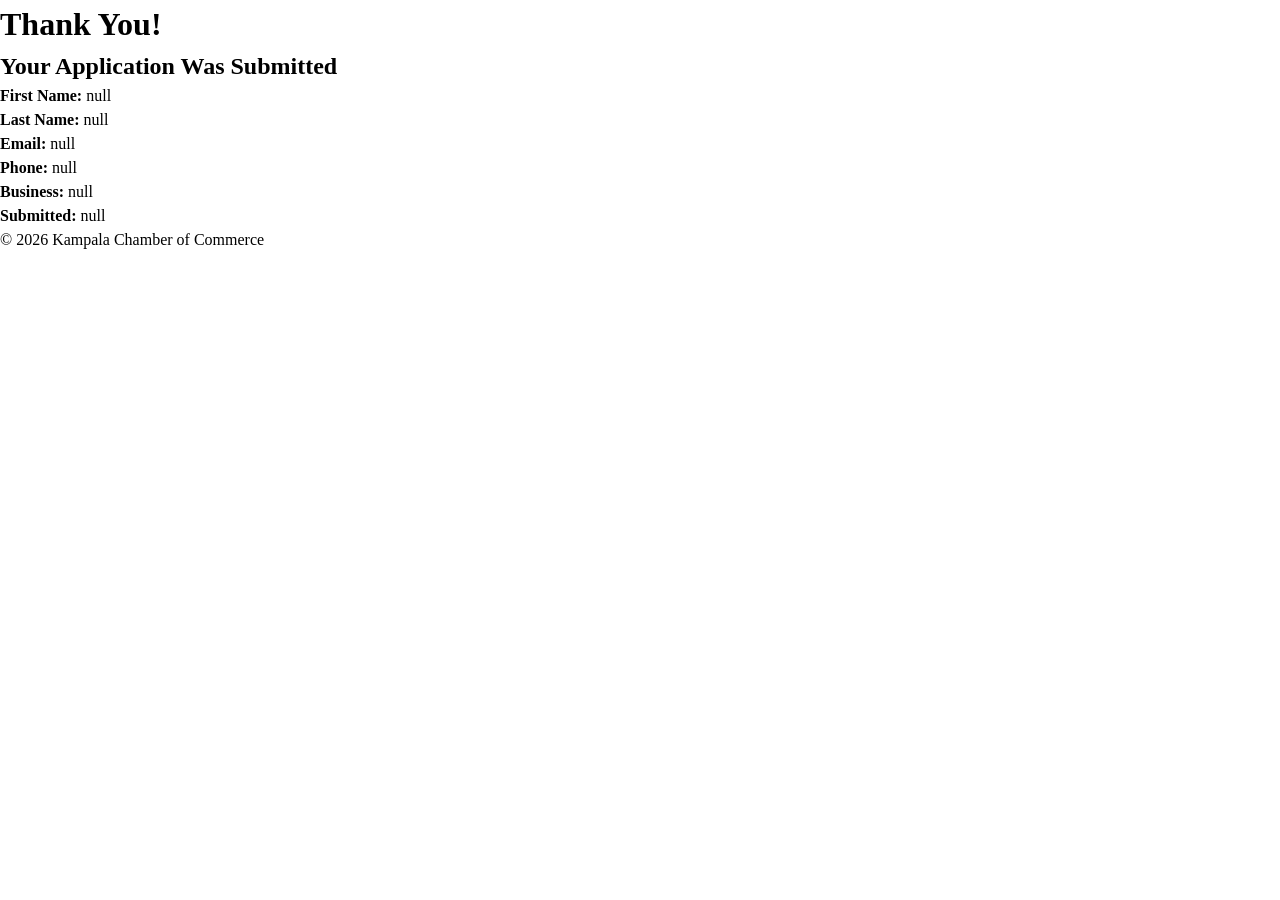
<file: chamber/thankyou.html>
<!DOCTYPE html>
<html lang="en-US">
<head>
  <meta charset="UTF-8">
  <meta name="viewport" content="width=device-width, initial-scale=1.0">

  <title>Thank You</title>

  <link rel="stylesheet" href="styles/normalize.css">
  <link rel="stylesheet" href="styles/small.css">

  <script src="scripts/thankyou.js" defer></script>
</head>

<body>

<header>
  <h1>Thank You!</h1>
</header>

<main>

  <section class="card">

    <h2>Your Application Was Submitted</h2>

    <p id="results"></p>

  </section>

</main>

<footer>
  <p>&copy; 2026 Kampala Chamber of Commerce</p>
</footer>

</body>
</html>
</file>
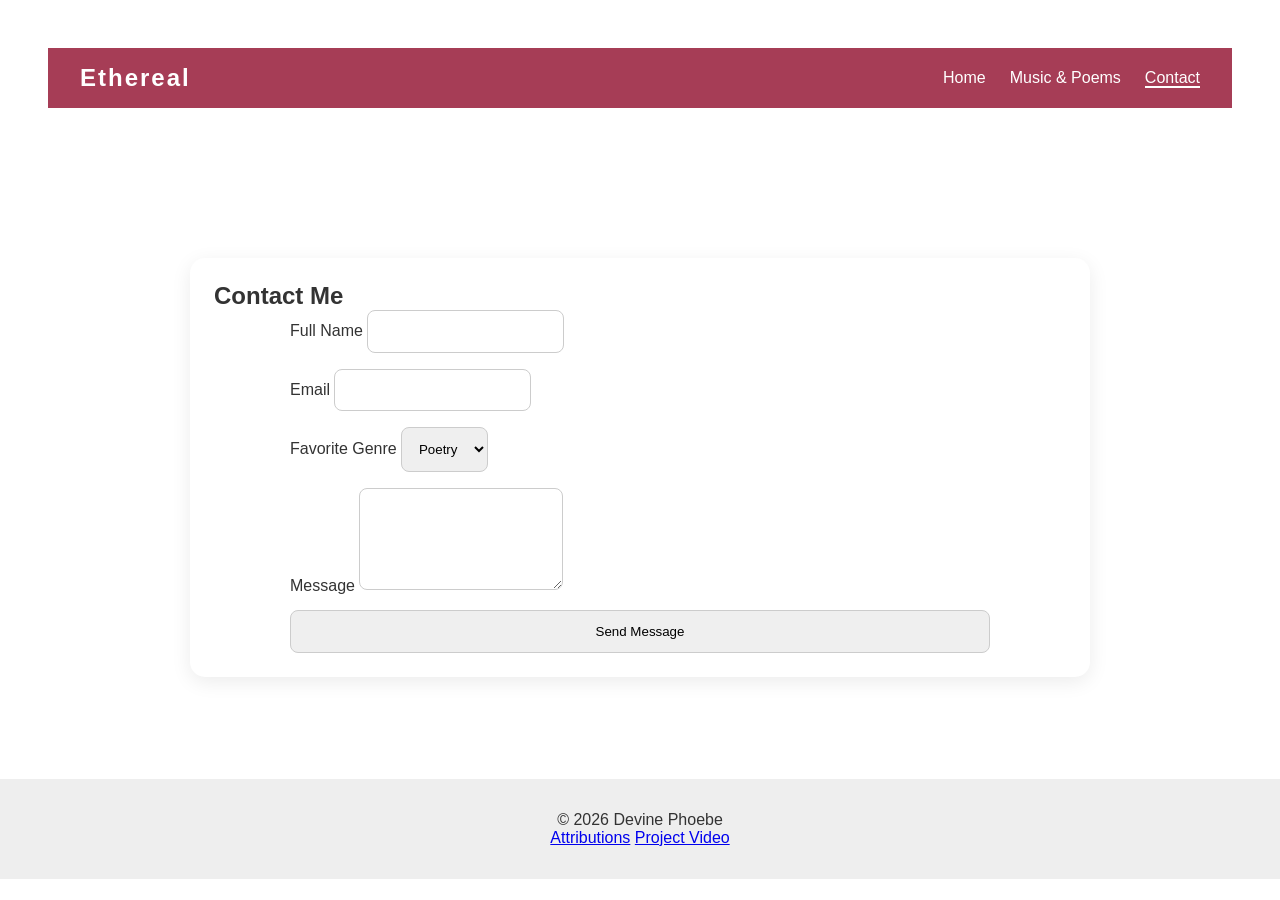
<file: project/about.html>
<!DOCTYPE html>
<html lang="en">

<head>
  <meta charset="UTF-8">
  <meta name="viewport" content="width=device-width, initial-scale=1.0">

  <title>Contact | Devine's Ethereal Lyricist</title>

  <meta name="description"
    content="Explore original poetry and lyrical creations by Devine Phoebe. A creative platform for music, emotion, and storytelling." />

  <meta name="author" content="Devine Phoebe">

  <link rel="icon" href="images/favicon.png">

  <link rel="stylesheet" href="styles/final.css">
  <link rel="stylesheet" href="styles/final-large.css">

  <script defer src="scripts/main.js"></script>
</head>

<body>

  <header>
    <nav class="navbar">
      <h2 class="logo">Ethereal</h2>

      <button id="menuBtn">&#9776;</button>

      <ul class="nav-links">
        <li><a href="index.html">Home</a></li>
        <li><a href="lyrics.html">Music & Poems</a></li>
        <li><a href="about.html" class="active">Contact</a></li>
      </ul>
    </nav>
  </header>

  <main>

    <section>
      <h1>Contact Me</h1>

      <form action="thankyou.html" method="get">

        <label>
          Full Name
          <input type="text" name="name" required>
        </label>

        <label>
          Email
          <input type="email" name="email" required>
        </label>

        <label>
          Favorite Genre
          <select name="genre">
            <option>Poetry</option>
            <option>Music</option>
            <option>Both</option>
          </select>
        </label>

        <label>
          Message
          <textarea name="message" rows="5"></textarea>
        </label>

        <input type="submit" value="Send Message">

      </form>
    </section>

  </main>

  <footer>
    <p>© 2026 Devine Phoebe</p>
    <a href="attributions.html">Attributions</a>
    <a href="https://youtu.be/zAEVCkPQQ68" target="_blank">Project Video</a>
  </footer>

</body>

</html>
</file>
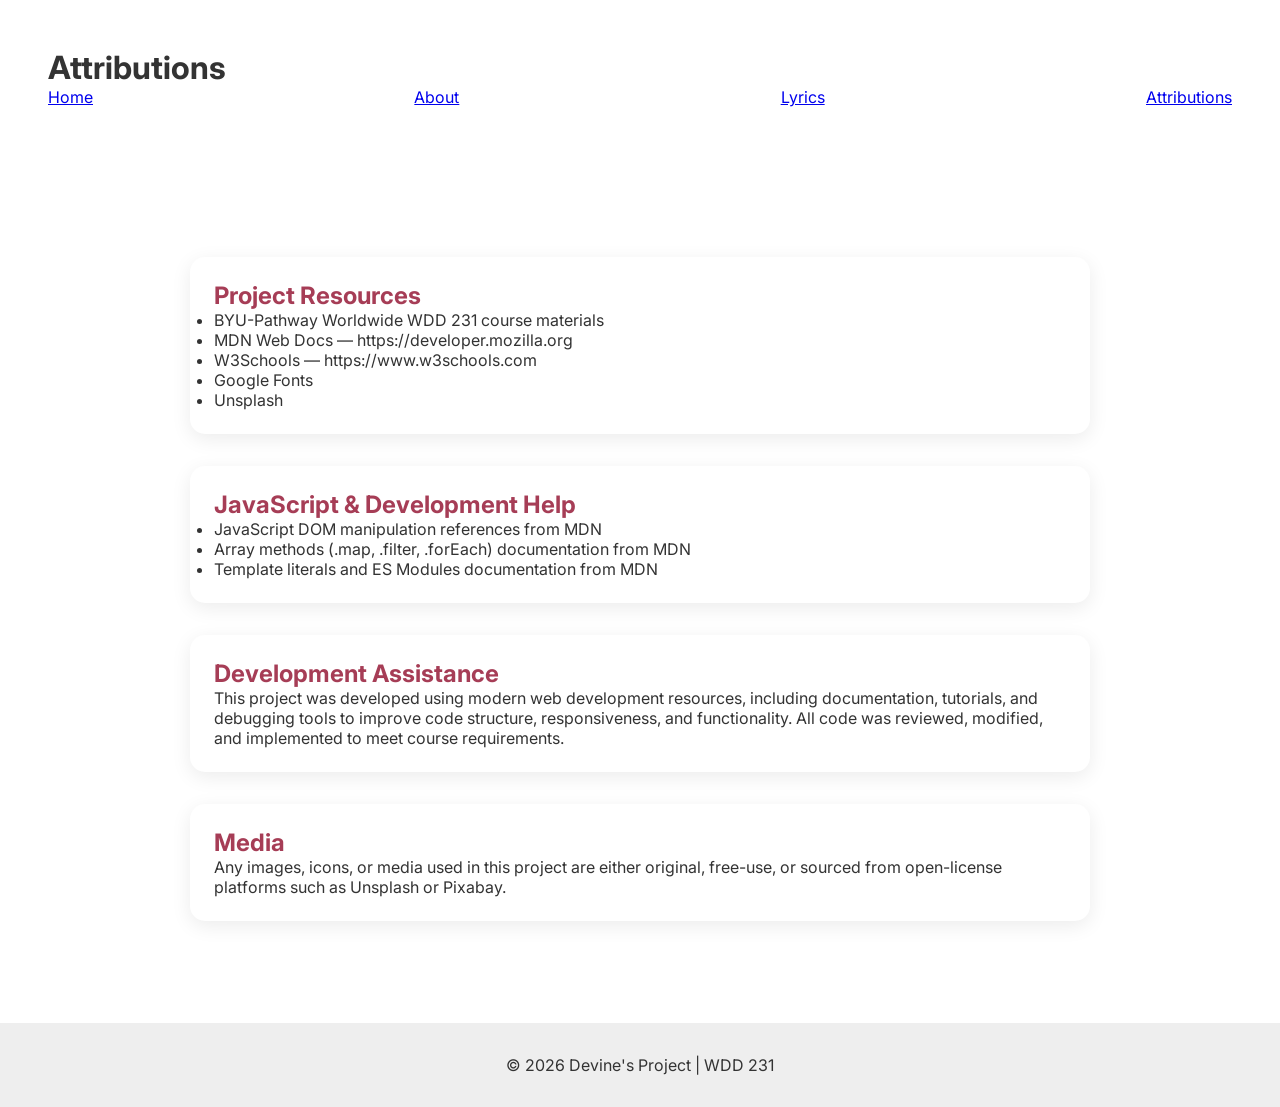
<file: project/attributions.html>
<!DOCTYPE html>
<html lang="en">

<head>
    <meta charset="UTF-8" />
    <meta name="viewport" content="width=device-width, initial-scale=1.0" />
    <title>Attributions | Devine's Project</title>
    <meta name="description" content="Attributions page listing all resources used in the project." />

    <meta name="author" content="Devine Phoebe">


    <meta property="og:title" content="Devine's Ethereal Lyricist | Poetry & Music Experience">

    <meta property="og:description"
        content="Explore original poems and lyrical creations that transform emotions into unforgettable stories.">

    <meta property="og:type" content="website">

    <meta property="og:url" content="https://devinephoebe433-eng.github.io/wdd231/project/index.html">

    <meta property="og:image" content="https://devinephoebe433-eng.github.io/wdd231/project/images/poetry.jpg">

    <link rel="icon" href="images/favicon.png">

    <link rel="preconnect" href="https://fonts.googleapis.com">

    <link rel="preconnect" href="https://fonts.gstatic.com" crossorigin>

    <link href="https://fonts.googleapis.com/css2?family=Inter:wght@300;400;500;600;700&display=swap" rel="stylesheet">

    <link rel="stylesheet" href="styles/final.css">
    <link rel="stylesheet" href="styles/final-large.css">

    <script src="scripts/main.js" defer></script>
</head>

<body>

    <header>
        <h1>Attributions</h1>
        <nav>
            <a href="index.html">Home</a>
            <a href="about.html">About</a>
            <a href="lyrics.html">Lyrics</a>
            <a href="attributions.html" aria-current="page">Attributions</a>
        </nav>
    </header>

    <main>

        <section>
            <h2>Project Resources</h2>
            <ul>
                <li>BYU-Pathway Worldwide WDD 231 course materials</li>
                <li>MDN Web Docs — https://developer.mozilla.org</li>
                <li>W3Schools — https://www.w3schools.com</li>
                <li>Google Fonts</li>
                <li>Unsplash</li>
            </ul>
        </section>

        <section>
            <h2>JavaScript & Development Help</h2>
            <ul>
                <li>JavaScript DOM manipulation references from MDN</li>
                <li>Array methods (.map, .filter, .forEach) documentation from MDN</li>
                <li>Template literals and ES Modules documentation from MDN</li>
            </ul>
        </section>

        <section>
            <h2>Development Assistance</h2>
            <p>
                This project was developed using modern web development resources, including documentation,
                tutorials, and debugging tools to improve code structure, responsiveness, and functionality.
                All code was reviewed, modified, and implemented to meet course requirements.
            </p>
        </section>

        <section>
            <h2>Media</h2>
            <p>
                Any images, icons, or media used in this project are either original,
                free-use, or sourced from open-license platforms such as Unsplash or Pixabay.
            </p>
        </section>

    </main>

    <footer>
        <p>&copy; 2026 Devine's Project | WDD 231</p>
    </footer>

</body>

</html>
</file>
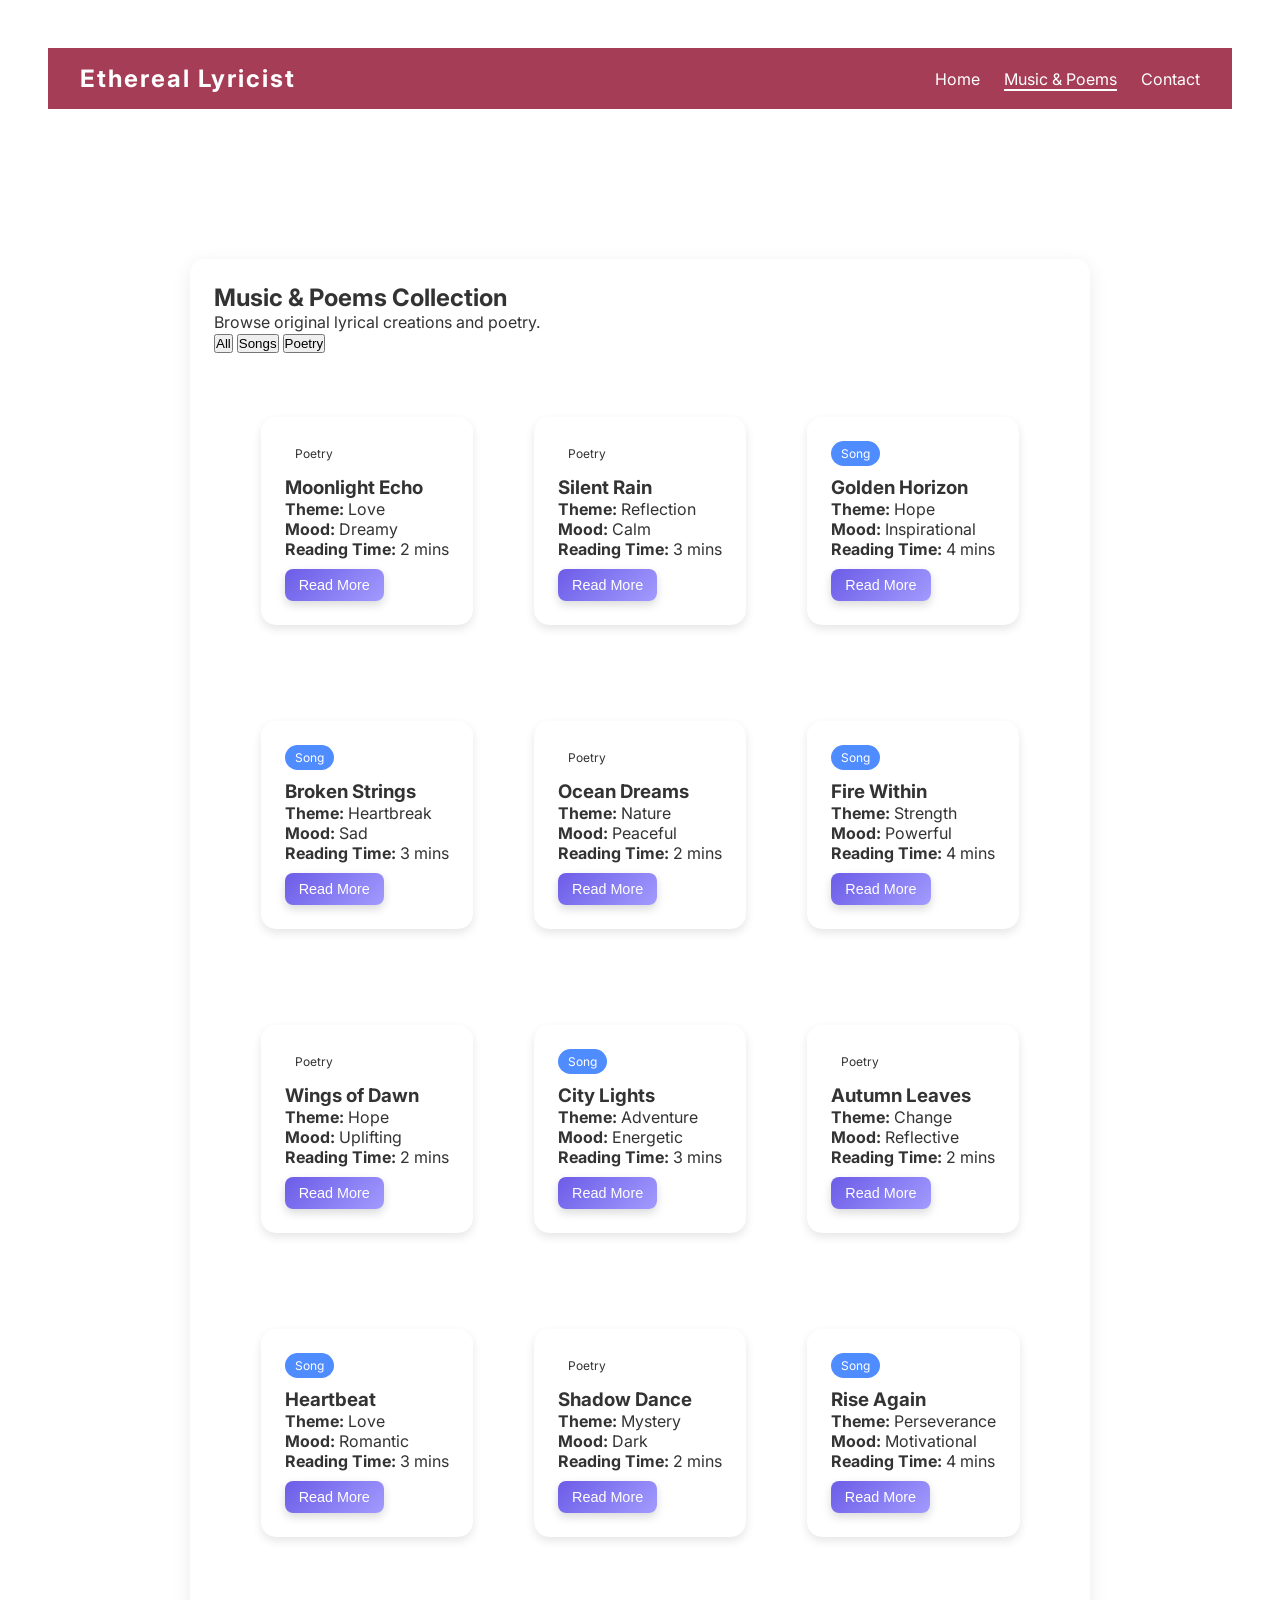
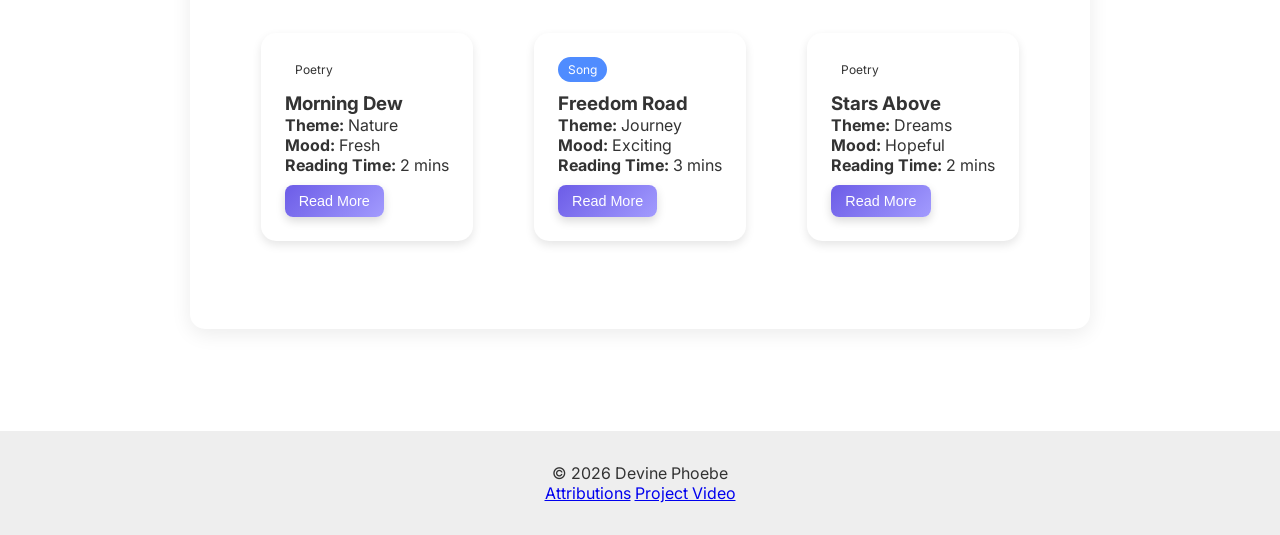
<file: project/lyrics.html>
<!DOCTYPE html>
<html lang="en">

<head>

  <meta charset="UTF-8">

  <meta name="viewport" content="width=device-width, initial-scale=1.0">

  <title>Music & Poems | Devine's Ethereal Lyricist</title>

  <meta name="description"
    content="Explore original poetry and lyrical creations by Devine Phoebe. A creative platform for music, emotion, and storytelling." />
  <meta name="author" content="Devine Phoebe">

  <meta property="og:title" content="Music & Poems | Devine's Ethereal Lyricist">

  <meta property="og:description" content="Explore original poems and songs through an interactive lyrical collection.">

  <meta property="og:image" content="https://devinephoebe433-eng.github.io/wdd231/project/images/poetry.jpg">

  <link rel="icon" href="images/favicon.png">

  <link rel="preconnect" href="https://fonts.googleapis.com">

  <link rel="preconnect" href="https://fonts.gstatic.com" crossorigin>

  <link href="https://fonts.googleapis.com/css2?family=Inter:wght@300;400;500;600;700&display=swap" rel="stylesheet">

  <link rel="stylesheet" href="styles/final.css">
  <link rel="stylesheet" href="styles/final-large.css">

  <script type="module" src="scripts/lyrics.js"></script>

</head>

<body>

  <header>

    <nav class="navbar">

      <h2 class="logo">Ethereal Lyricist</h2>

      <button id="menuBtn" class="menu-btn">
        ☰
      </button>

      <ul class="nav-links" id="navLinks">

        <li><a href="index.html">Home</a></li>

        <li><a href="lyrics.html" class="active">Music & Poems</a></li>

        <li><a href="about.html">Contact</a></li>

      </ul>

    </nav>

  </header>

  <main>

    <section>

      <h1>Music & Poems Collection</h1>

      <p>
        Browse original lyrical creations and poetry.
      </p>

      <div class="filters">

        <button data-filter="all">All</button>

        <button data-filter="Song">Songs</button>

        <button data-filter="Poetry">Poetry</button>

      </div>

      <div id="lyricsContainer" class="grid"></div>

    </section>

  </main>

  <dialog id="modal">

    <h2 id="modalTitle"></h2>

    <p id="modalContent"></p>

    <button id="closeModal">
      Close
    </button>

  </dialog>

  <footer>

    <p>© 2026 Devine Phoebe</p>

    <a href="attributions.html">Attributions</a>

    <a href="https://youtu.be/zAEVCkPQQ68" target="_blank">
      Project Video
    </a>

  </footer>

</body>

</html>
</file>
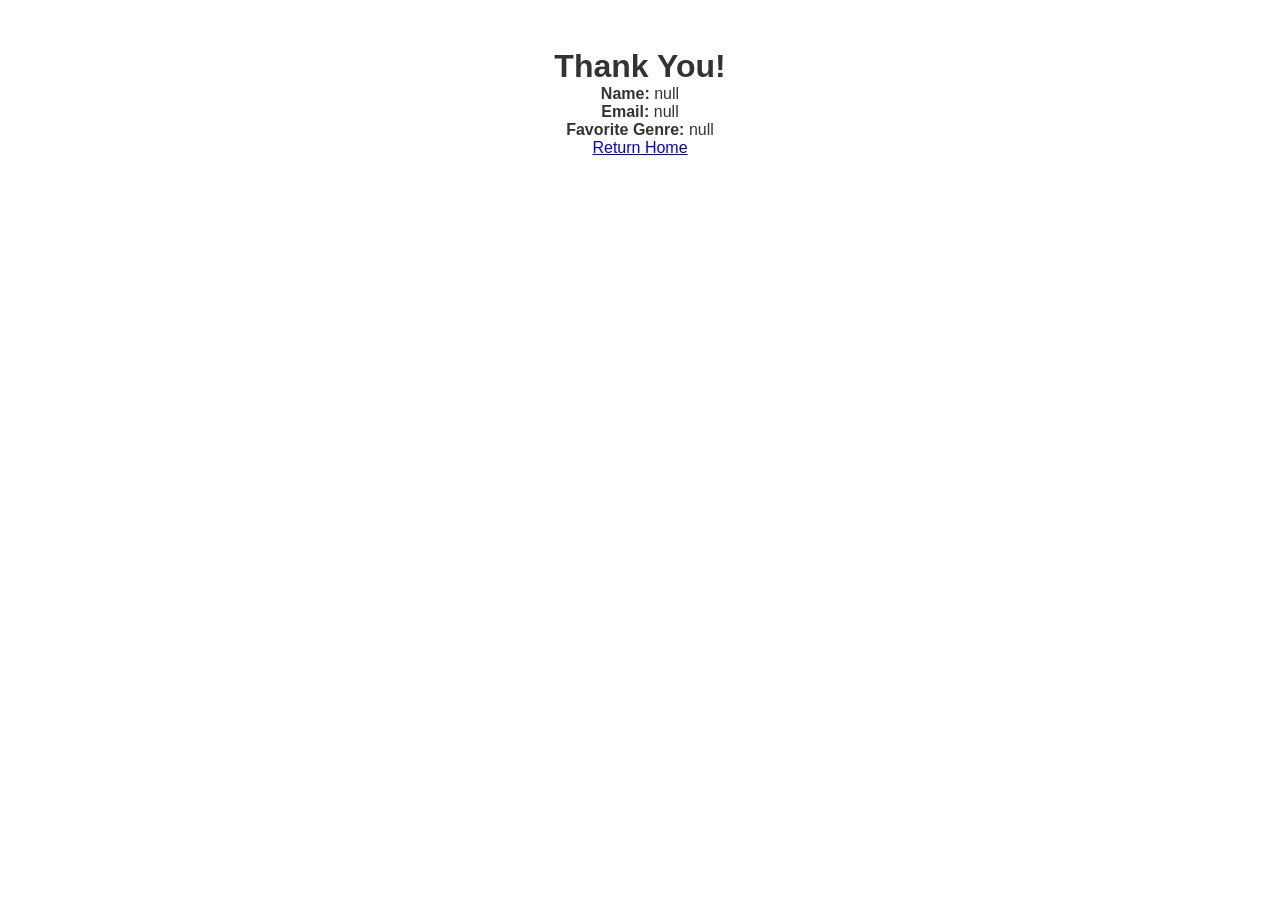
<file: project/thankyou.html>
<!DOCTYPE html>
<html lang="en">

<head>

    <meta charset="UTF-8">
    <meta name="viewport" content="width=device-width, initial-scale=1.0">

    <title>Thank You</title>

    <link rel="stylesheet" href="styles/final.css">

</head>

<body>


    <main class="thankyou">

        <h1>Thank You!</h1>

        <p id="results"></p>

        <a href="index.html">Return Home</a>

    </main>

    <script>

        const params = new URLSearchParams(window.location.search);

        const name = params.get("name");
        const email = params.get("email");
        const genre = params.get("genre");

        document.getElementById("results").innerHTML = `
<strong>Name:</strong> ${name}<br>
<strong>Email:</strong> ${email}<br>
<strong>Favorite Genre:</strong> ${genre}
`;

    </script>

</body>

</html>
</file>
<file: styles/small.css>
.active {
    background-color: #000;
    color: white;
    padding: 0.5rem 1rem;
    border-radius: 5px;
}

section {
    background-color: white;
    padding: 1rem;
    border-radius: 10px;
    box-shadow: 0 2px 8px rgba(0,0,0,0.1);
}
/* Base Styles */
* {
    margin: 0;
    padding: 0;
    box-sizing: border-box;
}

body {
    font-family: 'Inter', sans-serif;
    line-height: 1.6;
    color: #333;
    background-color: #f8f9fa;
}

/* Header Styles */
header {
    background: linear-gradient(135deg, #2c3e50, #3498db);
    color: white;
    padding: 1rem;
    display: flex;
    justify-content: space-between;
    align-items: center;
    flex-wrap: wrap;
    position: sticky;
    top: 0;
    z-index: 100;
}

.logo-container {
    display: flex;
    align-items: center;
    gap: 1rem;
}

.logo {
    width: 50px;
    height: 50px;
    background-color: white;
    border-radius: 50%;
    padding: 8px;
}

.site-name {
    color: white;
}

.hamburger {
    background: none;
    border: none;
    color: white;
    font-size: 2rem;
    cursor: pointer;
    transition: transform 0.3s ease;
}

.hamburger:hover {
    transform: scale(1.1);
}

/* Navigation Styles */
.nav-menu {
    background-color: #34495e;
    max-height: 0;
    overflow: hidden;
    transition: max-height 0.3s ease;
}

.nav-menu.open {
    max-height: 300px;
}

.nav-menu ul {
    list-style: none;
    padding: 0;
}

.nav-menu li {
    border-bottom: 1px solid #3d5a73;
}

.nav-menu a {
    display: block;
    padding: 1rem;
    color: white;
    text-decoration: none;
    transition: background-color 0.3s ease, padding-left 0.3s ease;
}

.nav-menu a:hover {
    background-color: #2c3e50;
    padding-left: 1.5rem;
}

.nav-menu a.active {
    background-color: #21618c;
    color: white;
    font-weight: 600;
}

/* Main Content */
main {
    max-width: 1200px;
    margin: 0 auto;
    padding: 1rem;
}

h1 {
    font-size: 2rem;
    color: #2c3e50;
    margin: 1rem 0;
    padding-bottom: 0.5rem;
    border-bottom: 3px solid #3498db;
    display: inline-block;
}

h2 {
    color: #2c3e50;
    margin-bottom: 1rem;
    font-size: 1.5rem;
}

/* About Section */
.about-section {
    background: white;
    border-radius: 12px;
    padding: 1.5rem;
    margin-bottom: 2rem;
    box-shadow: 0 2px 8px rgba(0, 0, 0, 0.1);
}

.about-content {
    display: flex;
    flex-direction: column;
    gap: 1.5rem;
}

.about-text {
    flex: 2;
    line-height: 1.8;
    color: #555;
}

.student-photo-container {
    flex: 1;
    display: flex;
    justify-content: center;
    align-items: flex-start;
}

.student-photo {
    width: 150px;
    height: 150px;
    border-radius: 50%;
    object-fit: cover;
    background: linear-gradient(135deg, #2c3e50, #3498db);
    border: 3px solid #3498db;
    box-shadow: 0 4px 8px rgba(0, 0, 0, 0.1);
}

/* Courses Section */
.courses-section {
    background: white;
    border-radius: 12px;
    padding: 1.5rem;
    margin-bottom: 2rem;
    box-shadow: 0 2px 8px rgba(0, 0, 0, 0.1);
}

/* Filter Buttons */
.filter-buttons {
    display: flex;
    gap: 0.75rem;
    margin-bottom: 1.5rem;
    flex-wrap: wrap;
}

.filter-btn {
    background-color: #ecf0f1;
    border: none;
    padding: 0.5rem 1.25rem;
    border-radius: 25px;
    cursor: pointer;
    font-family: 'Inter', sans-serif;
    font-size: 0.9rem;
    transition: all 0.3s ease;
}

.filter-btn:hover {
    background-color: #bdc3c7;
    transform: translateY(-2px);
}

.filter-btn.active {
    background-color: #21618c;
    color: white;
}

/* Courses Table */
.courses-table-container {
    overflow-x: auto;
}

.courses-table {
    width: 100%;
    border-collapse: collapse;
    margin: 1rem 0;
}

.courses-table th,
.courses-table td {
    padding: 0.75rem;
    text-align: left;
    border-bottom: 1px solid #dee2e6;
}

.courses-table th {
    background-color: #f8f9fa;
    font-weight: 600;
    color: #2c3e50;
    border-bottom: 2px solid #3498db;
}

.courses-table tr {
    transition: background-color 0.2s ease;
}

.courses-table tr:hover {
    background-color: #f8f9fa;
}

.courses-table tr.completed {
    background: linear-gradient(135deg, #d4edda, #c3e6cb);
}

.course-code {
    font-weight: 700;
    color: #2c3e50;
}

.course-status {
    color: #28a745;
    font-weight: 600;
    margin-left: 0.5rem;
}

/* Total Credits */
.total-credits {
    text-align: right;
    font-weight: 700;
    font-size: 1rem;
    padding-top: 1rem;
    border-top: 2px solid #dee2e6;
    color: #2c3e50;
}

/* Footer */
footer {
    background-color: #2c3e50;
    color: white;
    text-align: center;
    padding: 2rem 1rem;
    margin-top: 2rem;
}

.social-links {
    display: flex;
    justify-content: center;
    gap: 1.5rem;
    margin-bottom: 1rem;
}

.social-links a {
    color: white;
    transition: transform 0.3s ease, color 0.3s ease;
    display: inline-flex;
    align-items: center;
}

.social-links a:hover {
    transform: scale(1.1);
    color: #3498db;
}

.copyright-info,
.last-modified {
    margin-top: 0.5rem;
    font-size: 0.85rem;
}
</file>
<file: styles/large.css>
.active {
    background-color: #000;
    color: white;
    padding: 0.5rem 1rem;
    border-radius: 5px;
}

main {
    display: grid;
    grid-template-columns: 2fr 1fr;
    gap: 1rem;
    padding: 1rem;
}

section {
    background-color: white;
    padding: 1rem;
    border-radius: 10px;
    box-shadow: 0 2px 8px rgba(0,0,0,0.1);
}

@media screen and (max-width: 768px) {
    main {
        grid-template-columns: 1fr;
    }
}
/* Large Screen Styles - 768px and up */
@media screen and (min-width: 768px) {

    /* Header adjustments */
    header {
        padding: 1rem 2rem;
    }

    .hamburger {
        display: none;
    }

    /* Horizontal Navigation */
    .nav-menu {
        max-height: none !important;
        background-color: #34495e;
    }

    .nav-menu ul {
        display: flex;
        justify-content: flex-end;
        max-width: 1200px;
        margin: 0 auto;
        padding: 0;
    }

    .nav-menu li {
        border-bottom: none;
    }

    .nav-menu a {
        padding: 1rem 1.5rem;
    }

    .nav-menu a:hover {
        padding-left: 1.5rem;
        background-color: #2c3e50;
    }

    /* Main content */
    main {
        padding: 2rem;
    }

    h1 {
        font-size: 2.5rem;
    }

    /* About Content */
    .about-content {
        flex-direction: row;
        align-items: flex-start;
    }

    .about-text {
        flex: 2;
    }

    .student-photo-container {
        flex: 1;
        justify-content: flex-end;
    }

    .student-photo {
        width: 180px;
        height: 180px;
    }

    /* Course table */
    .courses-table th,
    .courses-table td {
        padding: 1rem;
    }

    /* Footer */
    footer {
        display: flex;
        justify-content: space-between;
        align-items: center;
        text-align: left;
        padding: 2rem;
    }

    .social-links {
        margin-bottom: 0;
    }

    .copyright-info,
    .last-modified {
        margin-top: 0;
    }
}

/* Large Desktop - 1024px and up */
@media screen and (min-width: 1024px) {

    main {
        padding: 2rem;
    }

    h1 {
        font-size: 2.8rem;
    }

    .student-photo {
        width: 200px;
        height: 200px;
    }
}
</file>
<file: chamber/styles/small.css>
/* MOBILE STYLES */

#hamburger {
  display: block;
  background: transparent;
  border: 2px solid #ffffff;
  color: #ffffff;
  font-size: 1.5rem;
  padding: 0.4rem 0.8rem;
  border-radius: 8px;
  margin: 0.5rem auto;
}

.navigation {
  display: none;
  flex-direction: column;
  align-items: center;
}

.navigation.open {
  display: flex;
}

/* FIX: better contrast consistency */
.navigation a {
  color: #222222;
  padding: 0.8rem 1.2rem;
  text-decoration: none;
}

.navigation a.active {
  background-color: #ffd700;
  color: #1d3557;
}

.grid {
  display: grid;
  grid-template-columns: 1fr;
  gap: 1rem;
}

.join-main {
  display: flex;
  flex-direction: column;
  gap: 20px;
}

form {
  display: flex;
  flex-direction: column;
  gap: 15px;
}

label {
  display: flex;
  flex-direction: column;
  font-weight: bold;
}

input,
textarea,
select {
  padding: 10px;
  border: 1px solid #cccccc;
  border-radius: 5px;
}

.submit-btn {
  background-color: #ffd700;
  color: #1d3557;
  padding: 12px;
  border-radius: 8px;
  font-weight: bold;
  cursor: pointer;
}

.membership-cards {
  display: grid;
  gap: 15px;
}
</file>
<file: chamber/styles/large.css>
/* TABLET */

@media screen and (min-width: 768px) {

  #hamburger {
    display: none;
  }

  .navigation {
    display: flex;
    flex-direction: row;
    justify-content: center;
    gap: 1rem;
  }

  .grid {
    grid-template-columns: repeat(2, 1fr);
  }

  .join-main {
    display: grid;
    grid-template-columns: 2fr 1fr;
    gap: 30px;
    align-items: start;
  }

  #spotlight-container {
    grid-template-columns: repeat(2, 1fr);
  }
}

/* DESKTOP */

@media screen and (min-width: 1024px) {

  .grid {
    grid-template-columns: repeat(3, 1fr);
  }

  #spotlight-container {
    grid-template-columns: repeat(3, 1fr);
  }

  .hero-text {
    max-width: 500px;
  }
}
</file>
<file: chamber/styles/styles.css>
body {
  font-family: "Roboto", Arial, sans-serif;
  margin: 0;
  background-color: #f4f4f4;
  color: #222222;
}

/* HEADER */
header {
  background-color: #1d3557;
  color: white;
  padding: 1rem;
  text-align: center;
}

/* FIX: ensure ALL header text is readable */
header p,
header a {
  color: white;
}

/* NAV */
nav {
  display: flex;
  justify-content: center;
  gap: 15px;
  flex-wrap: wrap;
}

nav a {
  color: white;
  text-decoration: none;
  padding: 10px;
}

nav a.active {
  border-bottom: 2px solid #ffd700;
}

/* MAIN */
main {
  max-width: 1200px;
  margin: 0 auto;
  padding: 1rem;
}

h1, h2 {
  color: #1d3557;
}

/* HERO */
.hero {
  position: relative;
}

.hero img {
  width: 100%;
  height: auto;
  display: block;
}

.hero-text {
  position: absolute;
  bottom: 20px;
  left: 20px;
  color: white;
}

/* CTA */
.cta {
  display: inline-block;
  margin-top: 10px;
  padding: 10px 15px;
  background: #ffd700;
  color: black;
  text-decoration: none;
  font-weight: bold;
}

/* SECTIONS */
section {
  background: white;
  margin: 10px;
  padding: 20px;
  border-radius: 8px;
}

/* FIX: remove accessibility issue */
p {
  color: #222222;
}

/* FORECAST */
#forecast p {
  background: #e9ecef;
  padding: 8px;
  margin: 5px 0;
}

/* SPOTLIGHT */
#spotlight-container {
  display: grid;
  gap: 10px;
}

.card {
  background: white;
  border: 1px solid #ddd;
  border-radius: 8px;
  padding: 10px;
  text-align: center;
}

.card img {
  width: 80px;
  height: auto;
}

/* FOOTER */
footer {
  background: #1d3557;
  color: white;
  text-align: center;
  padding: 1rem;
}

/* FIX: footer text contrast issue */
footer p,
footer a {
  color: white;
}
</file>
<file: project/styles/final.css>
/* =========================
   ROOT VARIABLES
========================= */
:root {
  --white: #ffffff;
  --black: #000000;
  --primary: #a63d56;
  --charcoal-text: #333333;
}

/* =========================
   GLOBAL STYLES
========================= */
* {
  margin: 0;
  padding: 0;
  box-sizing: border-box;
}

body {
  font-family: "Inter", sans-serif;
  color: var(--charcoal-text);
  margin: 0;
}

/* =========================
   NAVBAR
========================= */
.navbar {
  display: flex;
  justify-content: space-between;
  align-items: center;
  background: var(--primary);
  padding: 1rem 2rem;
}

.logo {
  color: white;
  letter-spacing: 2px;
}

.nav-links {
  display: flex;
  list-style: none;
  gap: 1.5rem;
}

.nav-links a {
  color: white;
  text-decoration: none;
}

.nav-links a:hover,
.active {
  border-bottom: 2px solid white;
}

/* =========================
   HERO SECTION
========================= */
.hero {
  display: grid;
  grid-template-columns: 1fr 1fr;
  align-items: center;
  padding: 3rem 2rem;
  gap: 2rem;
}

.hero-text h1 {
  font-size: 2.5rem;
  margin-bottom: 1rem;
  text-align: center;
}

.hero-text p {
  font-size: 1.2rem;
  text-align: center;
}

/* =========================
   HERO IMAGES
========================= */
.hero-images {
  display: grid;
  grid-template-columns: 1fr 1fr;
  gap: 1rem;
}

.hero-images img {
  width: 100%;
  height: 300px;
  object-fit: cover;
  border-radius: 15px;
  box-shadow: 0 6px 15px rgba(0,0,0,0.2);
  transition: transform 0.3s ease;
}

.hero-images img:hover {
  transform: scale(1.05);
}

/* =========================
   SECTION STYLING
========================= */
.section-title {
  text-align: center;
  margin-top: 2rem;
}

section {
  max-width: 900px;
  margin: 2rem auto;
  padding: 1.5rem;
  background: #ffffff;
  border-radius: 15px;
  box-shadow: 0 5px 20px rgba(0,0,0,0.08);
}

section h2 {
  color: var(--primary);
}

/* =========================
   GRID LAYOUT
========================= */
.grid {
  display: grid;
  grid-template-columns: repeat(auto-fit, minmax(250px, 1fr));
  padding: 2rem;
  gap: 1.5rem;
}

/* =========================
   CARD COMPONENT
========================= */
.card {
  background: var(--white);
  padding: 1.5rem;
  border-radius: 15px;
  box-shadow: 0 4px 10px rgba(0,0,0,0.1);
  animation: fadeIn 0.5s ease;
  transition: transform 0.3s ease;
}

.card:hover {
  transform: translateY(-5px);
}

/* =========================
   TEXT CONTENT
========================= */
.text {
  white-space: pre-line;
  line-height: 1.8;
  font-size: 0.95rem;
  padding: 10px 12px;
}

/* SONG STYLE */
.card:has(.badge.song) .text {
  background: rgba(79, 140, 255, 0.08);
  border-left: 3px solid #4f8cff;
  font-style: italic;
}

/* POEM STYLE */
.card:has(.badge.poem) .text {
  background: rgba(155, 92, 255, 0.08);
  border-left: 3px solid #9b5cff;
}

/* =========================
   AUDIO
========================= */
audio {
  width: 100%;
  margin-top: 10px;
}

/* =========================
   BADGES
========================= */
.badge {
  display: inline-block;
  padding: 5px 10px;
  border-radius: 20px;
  font-size: 12px;
  margin-bottom: 10px;
}

.badge.song {
  background: #4f8cff;
  color: white;
}

.badge.poem {
  background: #9b5cff;
  color: white;
}

/* =========================
   BUTTON
========================= */
.read-more {
  margin-top: 10px;
  padding: 8px 14px;
  border: none;
  border-radius: 8px;
  background: linear-gradient(135deg, #6c5ce7, #a29bfe);
  color: white;
  cursor: pointer;
  font-size: 0.9rem;
  transition: all 0.3s ease;
  box-shadow: 0 4px 10px rgba(0,0,0,0.15);
}

.read-more:hover {
  transform: translateY(-2px);
}

/* =========================
   FULL TEXT DISPLAY
========================= */
.full-text {
  margin-top: 12px;
  padding: 14px;
  border-radius: 12px;
  background: rgba(255, 255, 255, 0.07);
  border-left: 4px solid #a29bfe;
  line-height: 1.7;
  font-size: 0.95rem;
  color: #333;
  white-space: pre-line;
  box-shadow: 0 4px 12px rgba(0,0,0,0.15);
}

/* HIDDEN STATE */
.hidden {
  display: none !important;
}

/* =========================
   FOOTER
========================= */
footer {
  text-align: center;
  padding: 1rem;
  background: #eee;
  margin-top: 2rem;
}

/* =========================
   MOBILE RESPONSIVE
========================= */
@media (max-width: 768px) {
  .hero {
    grid-template-columns: 1fr;
    text-align: center;
  }

  .hero-images {
    grid-template-columns: 1fr;
  }

  .hero-images img {
    height: 200px;
  }

  .nav-links {
    flex-direction: column;
    align-items: center;
  }

  #menuBtn {
    display: block;
  }

  .nav-links {
    display: none;
    flex-direction: column;
    width: 100%;
  }

  .nav-links.show {
    display: flex;
  }
}

/* =========================
   ANIMATIONS
========================= */
@keyframes fadeIn {
  from {
    opacity: 0;
    transform: translateY(10px);
  }
  to {
    opacity: 1;
    transform: translateY(0);
  }
}

/* =========================
   STATUS COLORS
========================= */
.success { color: #4ade80; }
.error { color: #f87171; }
.info { color: #60a5fa; }

/* =========================
   FORM STYLES
========================= */
form {
  display: flex;
  flex-direction: column;
  gap: 1rem;
}

input,
textarea,
select {
  padding: 0.8rem;
  border: 1px solid #ccc;
  border-radius: 8px;
}

/* =========================
   THANK YOU PAGE
========================= */
.thankyou {
  max-width: 700px;
  margin: 3rem auto;
  text-align: center;
}

/* =========================
   MOBILE MENU BUTTON
========================= */
#menuBtn {
  display: none;
  background: none;
  border: none;
  font-size: 2rem;
  color: white;
  cursor: pointer;
}
</file>
<file: project/styles/final-large.css>
/* =========================
   LAYOUT ADJUSTMENTS
========================= */

@media screen and (min-width: 768px) {

  /* NAVIGATION (desktop layout) */
  nav {
    display: flex;
    justify-content: space-between;
    align-items: center;
  }

  /* GRID IMPROVEMENT */
  .grid {
    grid-template-columns: repeat(3, 1fr);
    gap: 2rem;
  }

  /* MAIN LAYOUT (wider screens) */
  main {
    max-width: 1000px;
    margin: 40px auto;
    padding: 30px;
  }

  /* FORM LAYOUT (if used on form page) */
  form {
    max-width: 700px;
    margin: auto;
  }

  /* OPTIONAL: improve spacing */
  header {
    padding: 3rem;
  }

  footer {
    padding: 2rem;
  }

}
</file>
<file: siteplan.css>
/* SITE PLAN COLOR SCHEMA */
:root {
    --bg-cream: #F4EFE6;
    --berry-red: #A63D56;
    --sand-tan: #D9D1C1;
    --charcoal-text: #2D2D2D;
    --white: #FFFFFF;
}

body {
    font-family: 'Roboto', sans-serif;
    background-color: var(--bg-cream);
    color: var(--charcoal-text);
    line-height: 1.6;
    margin: 0;
    padding: 20px;
}

header {
    background-color: var(--berry-red);
    color: var(--white);
    padding: 2.5rem 1rem;
    text-align: center;
    border-radius: 4px;
    margin-bottom: 30px;
}

h1, h2, h3 {
    font-family: 'Playfair Display', serif;
}

h2 {
    color: var(--berry-red);
    border-bottom: 2px solid var(--sand-tan);
    padding-bottom: 8px;
    margin-bottom: 15px;
}

section {
    background: var(--white);
    padding: 25px;
    margin-bottom: 25px;
    border-radius: 4px;
    box-shadow: 4px 4px 0px var(--sand-tan);
}

.color-palette {
    display: flex;
    gap: 15px;
    flex-wrap: wrap;
    margin-top: 10px;
}

.swatch {
    width: 120px;
    height: 60px;
    border-radius: 4px;
    display: flex;
    align-items: center;
    justify-content: center;
    font-size: 0.8rem;
    font-weight: bold;
}

.berry { background-color: var(--berry-red); color: var(--white); }
.cream { background-color: var(--bg-cream); color: var(--charcoal-text); border: 1px solid #ccc; }
.sand { background-color: var(--sand-tan); color: var(--charcoal-text); }

.wireframe-preview {
    display: grid;
    grid-template-columns: 1fr 1fr;
    gap: 20px;
}

.wire-box {
    border: 2px dashed var(--sand-tan);
    padding: 20px;
    text-align: center;
    background-color: var(--bg-cream);
}

.site-footer {
    text-align: center;
    margin-top: 20px;
    font-size: 0.9rem;
}

@media (max-width: 600px) {
    .wireframe-preview { 
        grid-template-columns: 1fr; 
    }
}
</file>
<file: chamber/styles/discover.css>
* {
    margin: 0;
    padding: 0;
    box-sizing: border-box;
}

body {
    font-family: 'Roboto', sans-serif;
}

header {
    background: #003366;
    color: white;
    padding: 1rem;
}

nav ul {
    display: flex;
    list-style: none;
    gap: 1rem;
}

nav a {
    color: white;
    text-decoration: none;
}

main {
    max-width: 1200px;
    margin: auto;
    padding: 1rem;
}

h1 {
    margin-bottom: 1rem;
}

#visit-message {
    background: #f0f0f0;
    padding: 1rem;
    margin-bottom: 1rem;
    border-left: 5px solid #003366;
}

#places-container {
    display: grid;
    gap: 1rem;

    grid-template-areas:
        "one"
        "two"
        "three"
        "four"
        "five"
        "six"
        "seven"
        "eight";
}

.card1 { grid-area: one; }
.card2 { grid-area: two; }
.card3 { grid-area: three; }
.card4 { grid-area: four; }
.card5 { grid-area: five; }
.card6 { grid-area: six; }
.card7 { grid-area: seven; }
.card8 { grid-area: eight; }

article {
    border: 1px solid #ddd;
    border-radius: 10px;
    overflow: hidden;
    padding: 1rem;
    background: white;
}

article h2 {
    margin-bottom: .5rem;
}

article img {
    width: 100%;
    height: auto;
}

address {
    font-style: normal;
    font-weight: bold;
    margin: .5rem 0;
}

button {
    margin-top: 1rem;
    padding: .7rem 1rem;
    border: none;
    background: #003366;
    color: white;
    cursor: pointer;
}

button:hover {
    background: #0055aa;
}

/* MEDIUM */

@media (min-width: 641px) {

    #places-container {

        grid-template-columns: 1fr 1fr;

        grid-template-areas:
            "one one"
            "two three"
            "four five"
            "six seven"
            "eight eight";
    }

    article img {
        transition: transform .4s ease,
                    box-shadow .4s ease;
    }

    article img:hover {
        transform: scale(1.05);
        box-shadow: 0 0 15px rgba(0,0,0,.3);
    }
}

/* LARGE */

@media (min-width: 1025px) {

    #places-container {

        grid-template-columns: repeat(3, 1fr);

        grid-template-areas:
            "one one two"
            "three four five"
            "six seven eight";
    }
}

footer {
    text-align: center;
    padding: 1rem;
    background: #003366;
    color: white;
    margin-top: 2rem;
}

/* ===== Learn More Modal ===== */
#place-modal {
    border: 4px solid #000;
    border-radius: 12px;
    padding: 0;
    max-width: 550px;
    width: 90%;
    box-shadow: 8px 8px 0 #000;
    /* center the dialog */
    margin: auto;
}

#place-modal::backdrop {
    background: rgba(0, 0, 0, 0.6);
}

#modal-content {
    display: flex;
    flex-direction: column;
    gap: 0.75rem;
    padding: 1.5rem;
}

#modal-content h2 {
    font-size: 1.5rem;
    font-weight: 800;
    text-transform: uppercase;
    border-bottom: 3px solid #000;
    padding-bottom: 0.5rem;
}

#modal-content img {
    width: 100%;
    height: auto;
    border: 3px solid #000;
    border-radius: 8px;
}

#modal-content address {
    font-style: normal;
    font-weight: 700;
    font-size: 1rem;
}

#modal-content p {
    line-height: 1.5;
}

#modal-close {
    align-self: flex-end;
    padding: 0.6rem 1.5rem;
    border: 3px solid #000;
    background: #ffdd57;
    color: #000;
    font-weight: 800;
    font-size: 1rem;
    cursor: pointer;
    border-radius: 8px;
    box-shadow: 4px 4px 0 #000;
    transition: all 0.1s ease;
}

#modal-close:hover {
    background: #f5c800;
}

#modal-close:active {
    box-shadow: 1px 1px 0 #000;
    transform: translate(2px, 2px);
}
</file>
